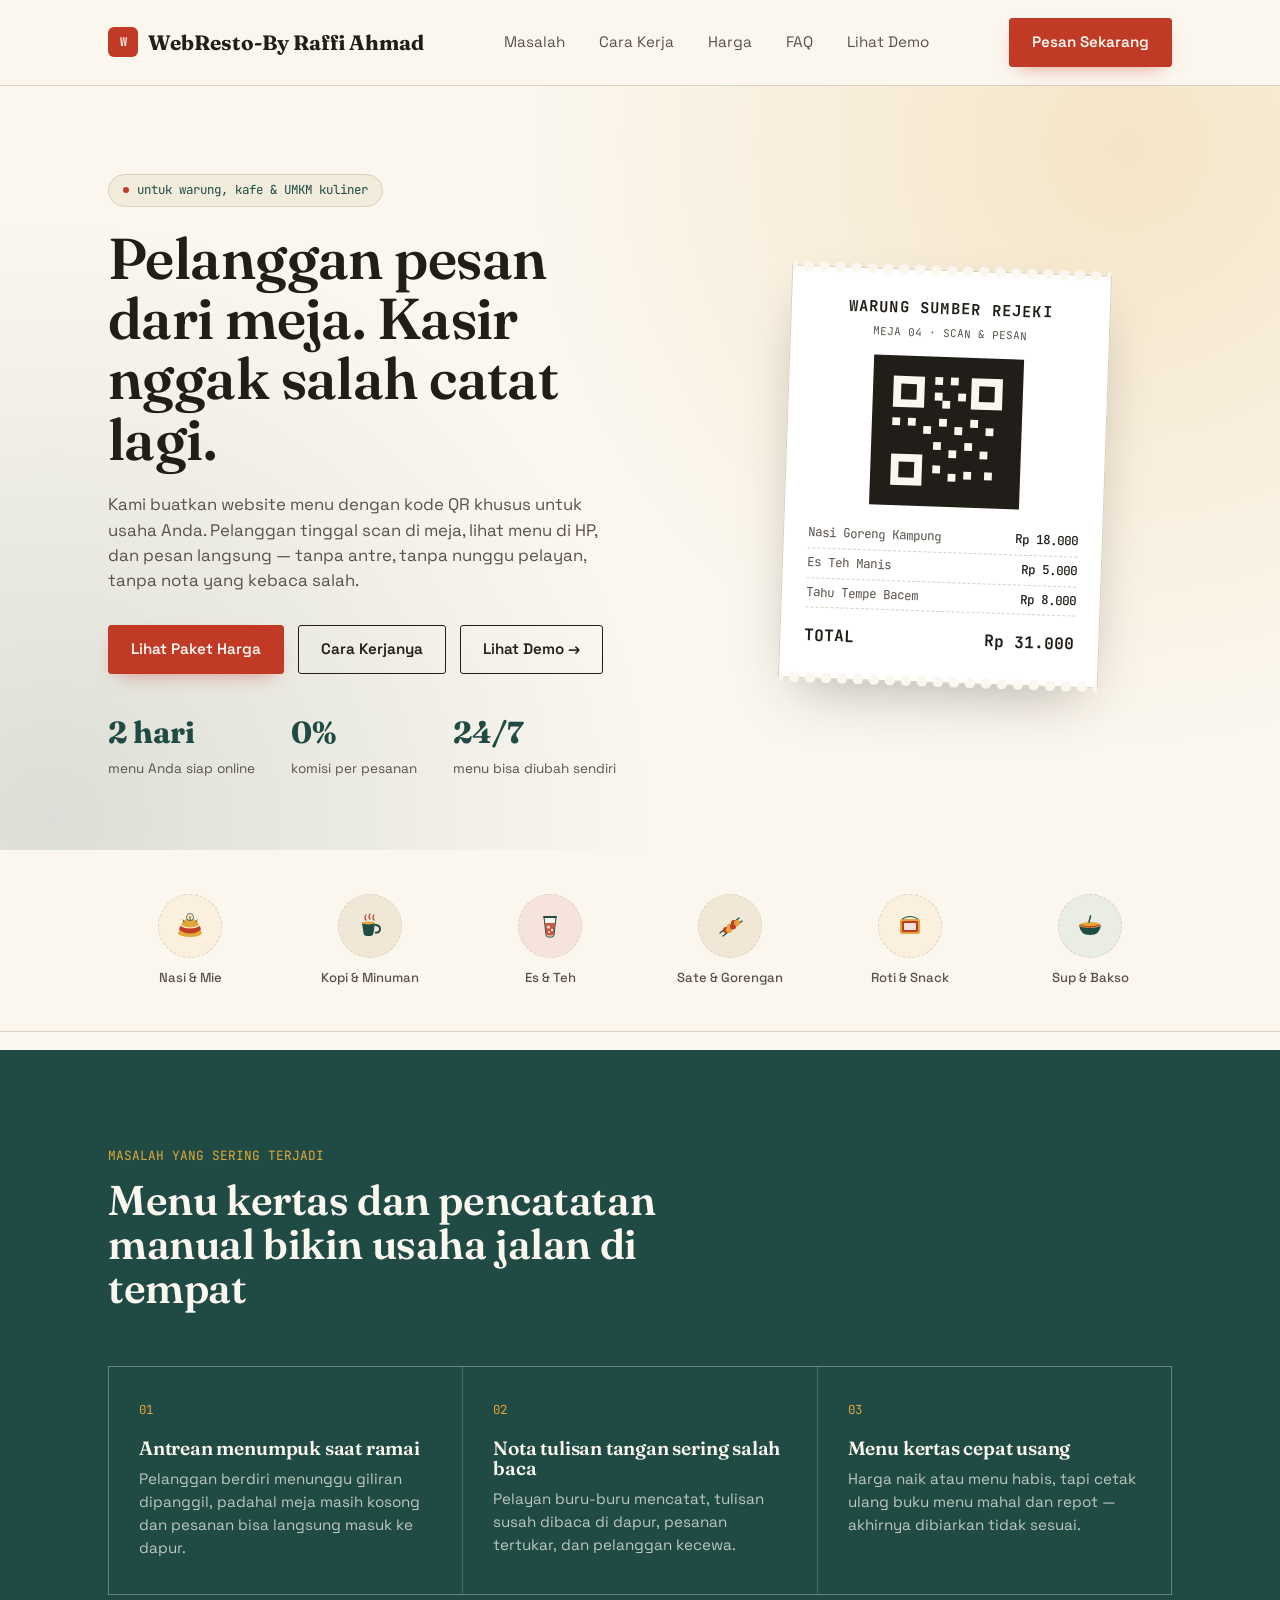
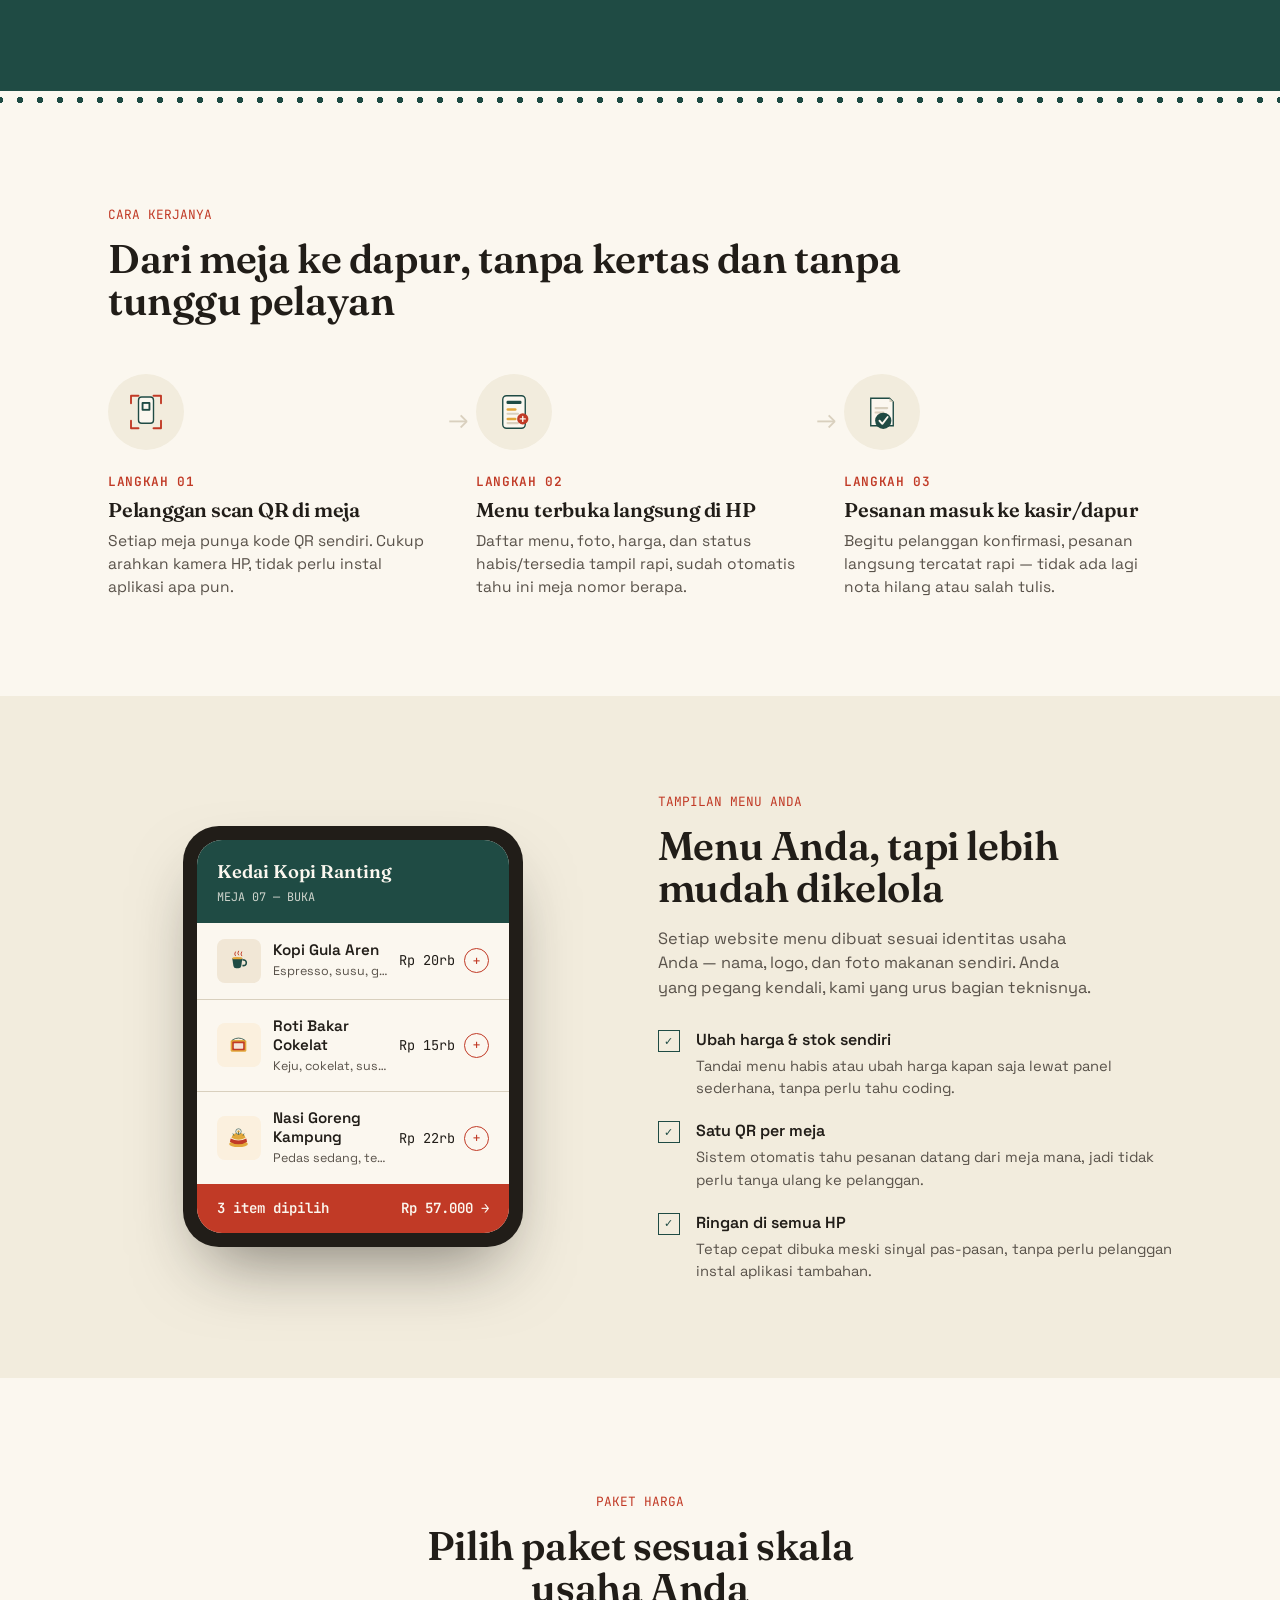
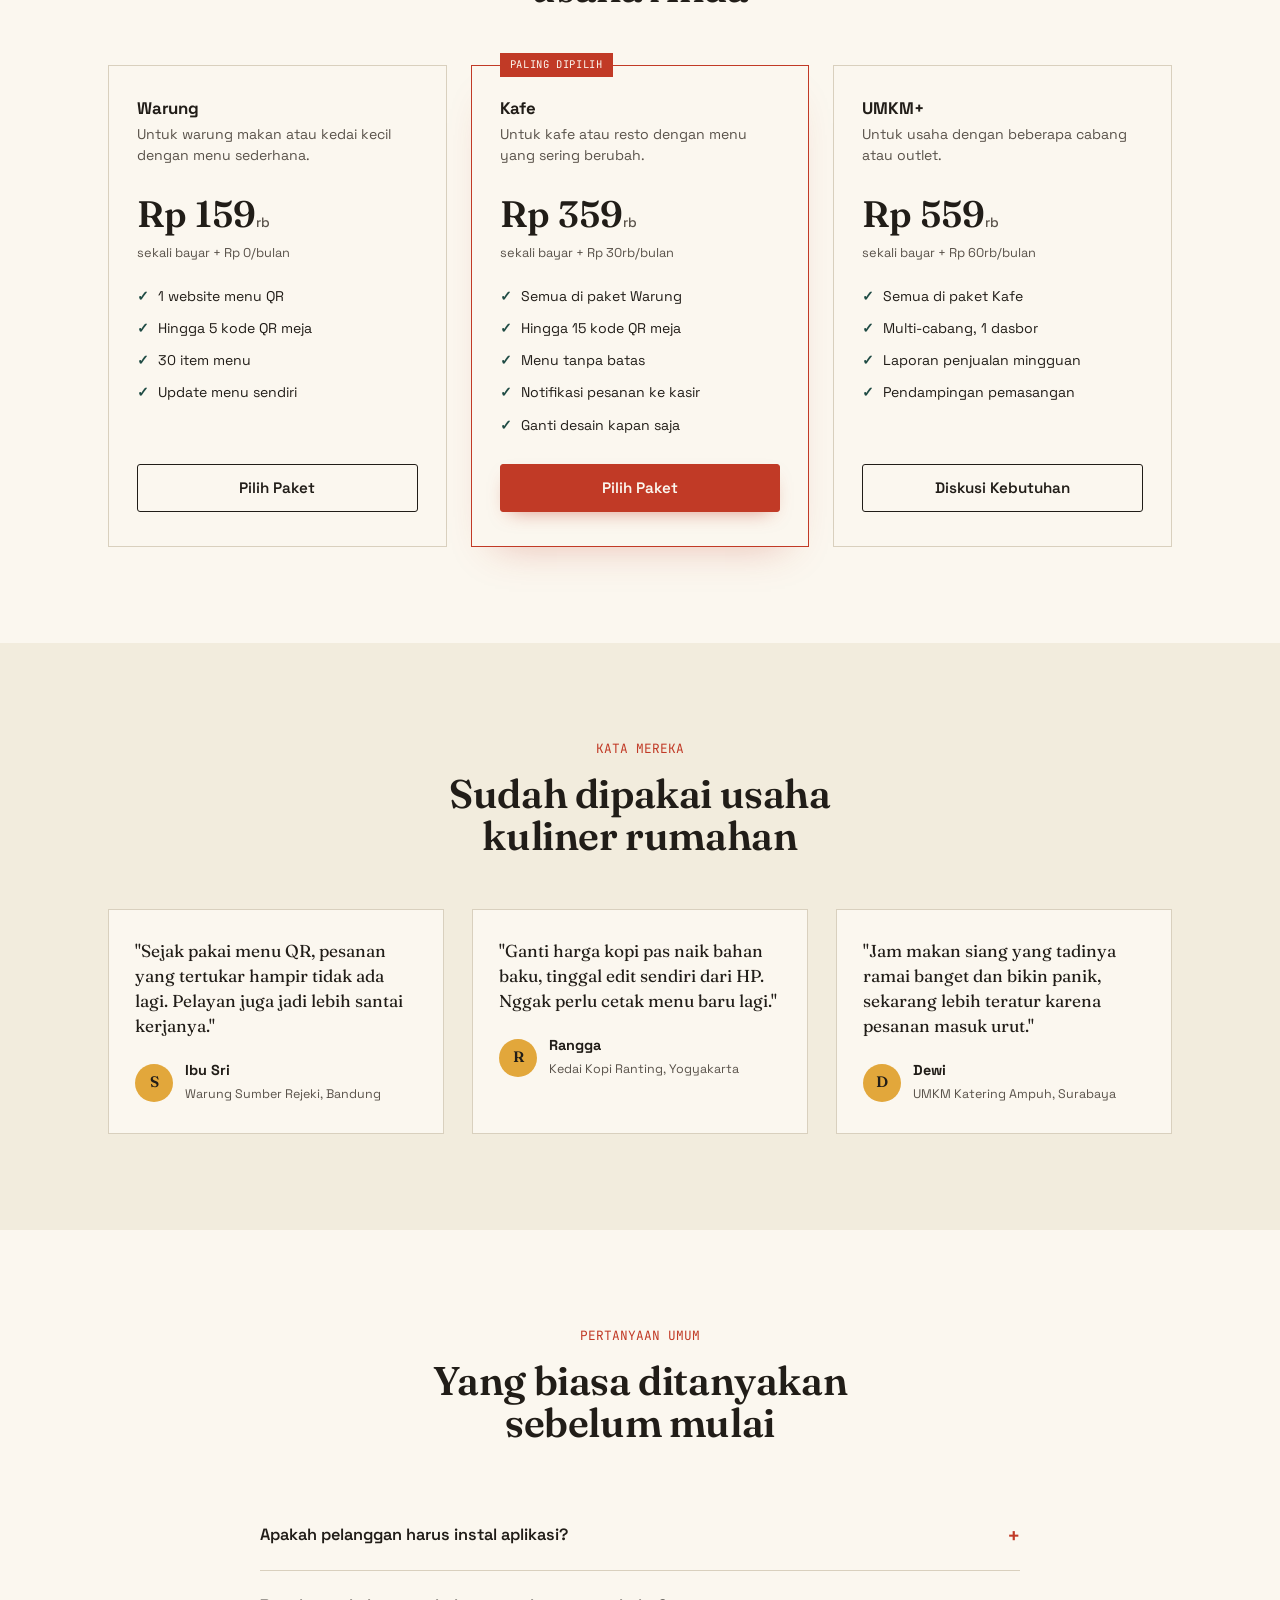
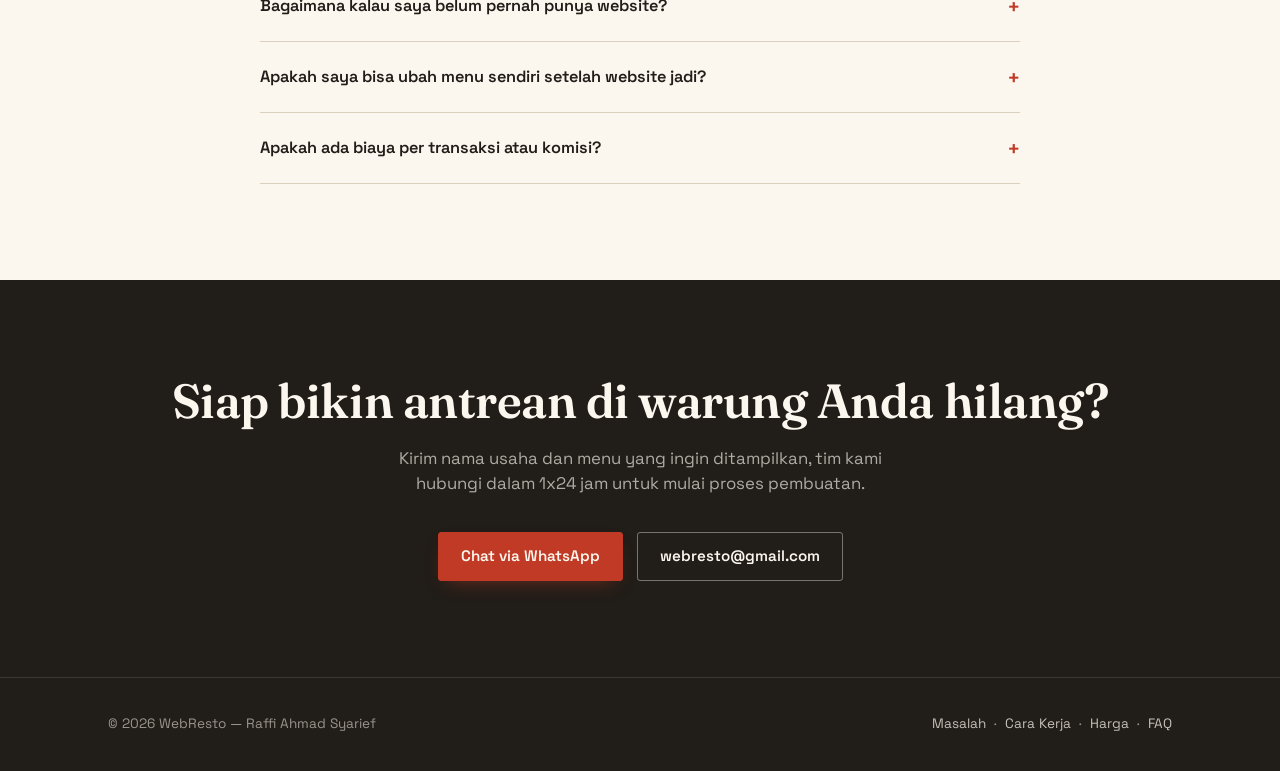
<file: index.html>
<!DOCTYPE html>
<html lang="id">
<head>
<meta charset="UTF-8">
<meta name="viewport" content="width=device-width, initial-scale=1.0">
<title>WebResto — Raffi Ahmad Syarief</title>
<link rel="preconnect" href="https://fonts.googleapis.com">
<link rel="preconnect" href="https://fonts.gstatic.com" crossorigin>
<link href="https://fonts.googleapis.com/css2?family=Fraunces:opsz,wght@9..144,300;9..144,500;9..144,600;9..144,700&family=Space+Grotesk:wght@400;500;600;700&family=JetBrains+Mono:wght@400;500&display=swap" rel="stylesheet">
<style>
  :root{
    --paper:#FBF7EF;
    --paper-dim:#F2ECDD;
    --ink:#211D18;
    --ink-soft:#59524A;
    --chili:#C13A26;
    --chili-dark:#9C2E1D;
    --turmeric:#E2A73B;
    --teal:#1F4B44;
    --teal-light:#2E655C;
    --line:#D9D0BE;
    --radius-tag: 3px;
  }
  *{box-sizing:border-box; margin:0; padding:0;}
  html{scroll-behavior:smooth;}
  html,body{ overflow-x:hidden; width:100%; }
  body{
    background:var(--paper);
    color:var(--ink);
    font-family:'Space Grotesk', sans-serif;
    -webkit-font-smoothing:antialiased;
    line-height:1.5;
  }
  h1,h2,h3,.display{
    font-family:'Fraunces', serif;
    font-weight:600;
    letter-spacing:-0.01em;
    line-height:1.05;
  }
  .mono{ font-family:'JetBrains Mono', monospace; }
  a{color:inherit; text-decoration:none;}
  img,svg{display:block; max-width:100%;}
  .wrap{ max-width:1120px; margin:0 auto; padding:0 28px; }
  .section{ padding:96px 0; }
  @media(max-width:720px){ .section{ padding:64px 0; } .wrap{padding:0 20px;} }
  @media(max-width:420px){ .section{ padding:48px 0; } .wrap{padding:0 16px;} }

  /* ===== dotted perforation divider (receipt aesthetic) ===== */
  .perf{
    height:18px;
    background-image: radial-gradient(circle, var(--paper) 3px, transparent 3.5px);
    background-size: 20px 20px;
    background-position: center;
  }
  .perf.on-teal{ background-image: radial-gradient(circle, var(--teal) 3px, transparent 3.5px); }
  .perf.on-ink{ background-image: radial-gradient(circle, var(--ink) 3px, transparent 3.5px); }

  /* ===== header ===== */
  header{
    position:sticky; top:0; z-index:50;
    background:rgba(251,247,239,0.92);
    backdrop-filter: blur(6px);
    border-bottom:1px solid var(--line);
  }
  .nav{ display:flex; align-items:center; justify-content:space-between; padding:18px 0; }
  .logo{ display:flex; align-items:center; gap:10px; font-family:'Fraunces',serif; font-weight:700; font-size:1.3rem; }
  .logo .mark{
    width:30px; height:30px; background:var(--chili); border-radius:6px;
    display:flex; align-items:center; justify-content:center;
    color:var(--paper); font-family:'JetBrains Mono',monospace; font-size:0.75rem; font-weight:700;
  }
  .nav-links{ display:flex; gap:34px; font-size:0.95rem; color:var(--ink-soft); }
  .nav-links a:hover{ color:var(--chili); }
  .btn{
    display:inline-flex; align-items:center; gap:8px;
    padding:12px 22px; border-radius:3px; font-weight:600; font-size:0.95rem;
    border:1.5px solid var(--ink); cursor:pointer; transition:transform .18s ease, background .2s ease, box-shadow .2s ease;
  }
  .btn-primary{ background:var(--chili); border-color:var(--chili); color:var(--paper); box-shadow:0 8px 20px -10px rgba(193,58,38,0.6); }
  .btn-primary:hover{ background:var(--chili-dark); border-color:var(--chili-dark); transform:translateY(-2px); box-shadow:0 12px 24px -10px rgba(193,58,38,0.55); }
  .btn-ghost{ background:transparent; color:var(--ink); }
  .btn-ghost:hover{ background:var(--ink); color:var(--paper); transform:translateY(-2px); }
  .menu-toggle{
    display:none; width:38px; height:38px; border:1.5px solid var(--ink); border-radius:3px;
    background:none; align-items:center; justify-content:center; flex-direction:column; gap:4px; cursor:pointer; flex-shrink:0;
  }
  .menu-toggle span{ display:block; width:16px; height:1.5px; background:var(--ink); transition:transform .2s ease, opacity .2s ease; }
  .menu-toggle.open span:nth-child(1){ transform:translateY(5.5px) rotate(45deg); }
  .menu-toggle.open span:nth-child(2){ opacity:0; }
  .menu-toggle.open span:nth-child(3){ transform:translateY(-5.5px) rotate(-45deg); }
  .mobile-panel{
    display:none; flex-direction:column; gap:2px; padding:6px 0 16px;
    border-top:1px solid var(--line);
  }
  .mobile-panel a{
    padding:13px 4px; font-size:0.98rem; color:var(--ink); border-bottom:1px solid var(--line);
  }
  .mobile-panel.open{ display:flex; }
  @media(max-width:800px){
    .nav .btn-primary{ display:none; }
    .nav-links{ display:none; }
    .menu-toggle{ display:flex; }
  }
  @media(min-width:801px){
    .mobile-panel{ display:none !important; }
  }

  /* ===== hero ===== */
  .hero{
    padding:88px 0 70px; position:relative; overflow:hidden;
    background:
      radial-gradient(circle at 88% 8%, rgba(226,167,59,0.22) 0%, transparent 45%),
      radial-gradient(circle at 4% 96%, rgba(31,75,68,0.14) 0%, transparent 42%);
  }
  .hero-grid{ display:grid; grid-template-columns:1.1fr 0.9fr; gap:56px; align-items:center; position:relative; z-index:1; }
  @media(max-width:900px){ .hero-grid{ grid-template-columns:1fr; gap:48px; } }
  @media(max-width:600px){ .hero{ padding:44px 0 52px; } }
  .eyebrow-tag{
    display:inline-flex; align-items:center; gap:8px;
    font-family:'JetBrains Mono',monospace; font-size:0.78rem; color:var(--teal);
    background:var(--paper-dim); border:1px solid var(--line); border-radius:20px;
    padding:6px 14px; margin-bottom:22px;
  }
  .eyebrow-tag .dot{ width:6px; height:6px; border-radius:50%; background:var(--chili); }
  .hero h1{ font-size:clamp(2rem, 4.6vw, 3.6rem); margin-bottom:22px; }
  .hero p.lead{ font-size:1.05rem; color:var(--ink-soft); max-width:46ch; margin-bottom:32px; }
  .hero-cta{ display:flex; gap:14px; flex-wrap:wrap; margin-bottom:36px; }
  .hero-stats{ display:flex; gap:36px; flex-wrap:wrap; }
  .hero-stats .stat b{ display:block; font-family:'Fraunces',serif; font-size:1.9rem; color:var(--teal); }
  .hero-stats .stat span{ font-size:0.85rem; color:var(--ink-soft); }
  @media(max-width:600px){
    .hero-cta{ flex-direction:column; }
    .hero-cta .btn{ width:100%; justify-content:center; }
    .hero-stats{ gap:22px 28px; }
    .hero-stats .stat b{ font-size:1.5rem; }
  }

  /* receipt mock in hero */
  .receipt{
    background:#fff; border:1px solid var(--line);
    box-shadow: 0 24px 60px -20px rgba(33,29,24,0.35);
    padding:26px 24px 30px; position:relative; max-width:320px; width:100%; margin:0 auto;
    transform: rotate(2deg);
  }
  @media(max-width:600px){
    .receipt{ max-width:270px; padding:22px 20px 26px; transform:rotate(1deg); }
    .qr-block{ width:120px; height:120px; }
  }
  .receipt::before, .receipt::after{
    content:""; position:absolute; left:0; right:0; height:12px;
    background-image: radial-gradient(circle, var(--paper) 5px, transparent 5.5px);
    background-size: 16px 16px; background-position: center;
  }
  .receipt::before{ top:-6px; }
  .receipt::after{ bottom:-6px; }
  .receipt .r-head{ text-align:center; margin-bottom:16px; }
  .receipt .r-head b{ font-family:'JetBrains Mono',monospace; letter-spacing:0.08em; font-size:0.95rem; }
  .receipt .r-head span{ display:block; font-family:'JetBrains Mono',monospace; font-size:0.68rem; color:var(--ink-soft); margin-top:4px; }
  .qr-block{
    width:150px; height:150px; margin:0 auto 16px; background:var(--ink);
    display:flex; align-items:center; justify-content:center; padding:10px;
  }
  .qr-block svg{ width:100%; height:100%; }
  .r-line{ display:flex; justify-content:space-between; font-family:'JetBrains Mono',monospace; font-size:0.78rem; padding:5px 0; border-bottom:1px dashed var(--line); color:var(--ink-soft); }
  .r-line b{ color:var(--ink); font-weight:500; }
  .r-total{ display:flex; justify-content:space-between; font-family:'JetBrains Mono',monospace; font-weight:700; padding-top:10px; margin-top:6px; }

  /* ===== problem section ===== */
  .section-teal{ background:var(--teal); color:var(--paper); }
  .problem-head{ max-width:56ch; margin-bottom:56px; }
  .problem-head .kicker{ font-family:'JetBrains Mono',monospace; font-size:0.8rem; color:var(--turmeric); margin-bottom:14px; display:block; }
  .problem-head h2{ font-size:clamp(1.9rem,3.4vw,2.6rem); color:var(--paper); }
  .problem-grid{ display:grid; grid-template-columns:repeat(3,1fr); gap:1px; background:rgba(251,247,239,0.18); border:1px solid rgba(251,247,239,0.18); }
  @media(max-width:820px){ .problem-grid{ grid-template-columns:1fr; } }
  .problem-card{ background:var(--teal); padding:34px 30px; transition:background .25s ease; }
  .problem-card:hover{ background:var(--teal-light); }
  @media(max-width:600px){ .problem-card{ padding:26px 22px; } }
  .problem-card .pnum{ font-family:'JetBrains Mono',monospace; font-size:0.78rem; color:var(--turmeric); display:block; margin-bottom:18px; }
  .problem-card h3{ font-size:1.2rem; color:var(--paper); margin-bottom:10px; font-weight:600; }
  .problem-card p{ color:rgba(251,247,239,0.72); font-size:0.95rem; }

  /* ===== food category strip ===== */
  .food-strip{ background:var(--paper); padding:44px 0; border-bottom:1px solid var(--line); }
  .food-strip-row{ display:flex; justify-content:space-between; gap:16px; flex-wrap:wrap; }
  .food-chip{ display:flex; flex-direction:column; align-items:center; gap:10px; flex:1; min-width:110px; text-align:center; }
  .food-chip .fc-icon{
    width:64px; height:64px; border-radius:50%; display:flex; align-items:center; justify-content:center;
    border:1.5px dashed var(--line); transition:transform .2s ease, border-color .2s ease;
  }
  .food-chip:hover .fc-icon{ transform:translateY(-4px) scale(1.05); border-color:var(--chili); }
  .food-chip .fc-icon svg{ width:32px; height:32px; }
  .food-chip span{ font-size:0.82rem; color:var(--ink-soft); font-weight:500; }
  @media(max-width:640px){
    .food-strip{ padding:32px 0; }
    .food-strip-row{ gap:20px 14px; }
    .food-chip{ min-width:70px; flex:0 0 calc(33.333% - 14px); }
    .food-chip .fc-icon{ width:52px; height:52px; }
    .food-chip .fc-icon svg{ width:26px; height:26px; }
    .food-chip span{ font-size:0.74rem; }
  }
  .how-grid{ display:grid; grid-template-columns:repeat(3,1fr); gap:40px; margin-top:52px; }
  @media(max-width:820px){ .how-grid{ grid-template-columns:1fr; gap:44px; } }
  .how-step{ position:relative; padding-left:0; }
  .how-step .step-illus{
    width:76px; height:76px; border-radius:50%; background:var(--paper-dim);
    display:flex; align-items:center; justify-content:center; margin-bottom:22px;
  }
  .how-step .step-illus svg{ width:40px; height:40px; }
  .how-step .step-num{ font-family:'JetBrains Mono',monospace; font-size:0.8rem; color:var(--chili); font-weight:600; letter-spacing:0.05em; display:block; margin-bottom:8px; }
  @media(max-width:600px){
    .how-step .step-illus{ width:64px; height:64px; margin-bottom:16px; }
    .how-step .step-illus svg{ width:34px; height:34px; }
    .how-grid{ gap:32px !important; }
  }
  .how-step h3{ font-size:1.25rem; margin-bottom:10px; }
  .how-step p{ color:var(--ink-soft); font-size:0.97rem; max-width:34ch; }
  .how-step .arrow{ display:none; }
  @media(min-width:821px){
    .how-step:not(:last-child)::after{
      content:"→"; position:absolute; right:-32px; top:26px; color:var(--line); font-size:1.6rem;
    }
  }

  /* ===== phone showcase ===== */
  .showcase{ display:grid; grid-template-columns:1fr 1.05fr; gap:60px; align-items:center; }
  @media(max-width:900px){ .showcase{ grid-template-columns:1fr; } }
  .phone{
    width:340px; margin:0 auto; background:var(--ink); border-radius:36px; padding:14px;
    box-shadow:0 34px 70px -24px rgba(33,29,24,0.55);
  }
  @media(max-width:420px){ .phone{ width:94vw; max-width:340px; } }
  .phone-screen{ background:var(--paper); border-radius:25px; overflow:hidden; }
  .phone-topbar{ background:var(--teal); color:var(--paper); padding:18px 20px 16px; }
  .phone-topbar .shop{ font-family:'Fraunces',serif; font-weight:600; font-size:1.15rem; }
  .phone-topbar .meja{ font-family:'JetBrains Mono',monospace; font-size:0.74rem; opacity:0.8; margin-top:3px; }
  .menu-item{ display:flex; align-items:center; gap:12px; padding:16px 20px; border-bottom:1px solid var(--line); }
  .mi-thumb{ width:44px; height:44px; border-radius:8px; flex-shrink:0; display:flex; align-items:center; justify-content:center; }
  .mi-thumb svg{ width:25px; height:25px; }
  .mi-body{ flex:1 1 auto; min-width:0; }
  .menu-item .mi-name{ font-weight:600; font-size:0.95rem; line-height:1.25; overflow:hidden; display:-webkit-box; -webkit-line-clamp:2; -webkit-box-orient:vertical; }
  .menu-item .mi-desc{ font-size:0.78rem; color:var(--ink-soft); margin-top:3px; overflow:hidden; white-space:nowrap; text-overflow:ellipsis; }
  .mi-side{ display:flex; align-items:center; gap:9px; flex-shrink:0; margin-left:auto; }
  .menu-item .mi-price{ font-family:'JetBrains Mono',monospace; font-size:0.85rem; white-space:nowrap; }
  .mi-add{ width:25px; height:25px; border-radius:50%; border:1.5px solid var(--chili); color:var(--chili); display:flex; align-items:center; justify-content:center; font-size:0.92rem; flex-shrink:0; }
  .phone-cart{ background:var(--chili); color:var(--paper); padding:14px 20px; display:flex; justify-content:space-between; font-family:'JetBrains Mono',monospace; font-size:0.88rem; font-weight:600; }

  .showcase-copy .kicker{ font-family:'JetBrains Mono',monospace; font-size:0.8rem; color:var(--chili); display:block; margin-bottom:14px; }
  .showcase-copy h2{ font-size:clamp(1.9rem,3.4vw,2.5rem); margin-bottom:18px; }
  .feat-list{ margin-top:28px; display:flex; flex-direction:column; gap:20px; }
  .feat-item{ display:flex; gap:16px; }
  .feat-item .fi-mark{ width:22px; height:22px; flex-shrink:0; border:1.5px solid var(--teal); color:var(--teal); display:flex; align-items:center; justify-content:center; font-size:0.7rem; margin-top:2px; }
  .feat-item h4{ font-size:1rem; font-weight:600; margin-bottom:3px; }
  .feat-item p{ color:var(--ink-soft); font-size:0.92rem; }

  /* ===== pricing ===== */
  .section-dim{ background:var(--paper-dim); }
  .price-head{ text-align:center; max-width:52ch; margin:0 auto 56px; }
  .price-head .kicker{ font-family:'JetBrains Mono',monospace; font-size:0.8rem; color:var(--chili); display:block; margin-bottom:14px; }
  .price-head h2{ font-size:clamp(1.9rem,3.4vw,2.5rem); }
  .price-grid{ display:grid; grid-template-columns:repeat(3,1fr); gap:24px; }
  @media(max-width:900px){ .price-grid{ grid-template-columns:1fr; max-width:420px; margin:0 auto;} }
  .price-card{ background:var(--paper); border:1.5px solid var(--line); padding:34px 28px; display:flex; flex-direction:column; transition:transform .2s ease, box-shadow .2s ease; }
  .price-card:hover{ transform:translateY(-4px); box-shadow:0 24px 40px -28px rgba(33,29,24,0.35); }
  @media(max-width:480px){ .price-card{ padding:26px 22px; } }
  .price-card.featured{ border-color:var(--chili); position:relative; box-shadow:0 20px 40px -24px rgba(193,58,38,0.35); }
  .price-card.featured::before{
    content:"PALING DIPILIH"; position:absolute; top:-13px; left:28px;
    background:var(--chili); color:var(--paper); font-family:'JetBrains Mono',monospace;
    font-size:0.66rem; letter-spacing:0.06em; padding:4px 10px;
  }
  .price-card h3{ font-family:'Space Grotesk',sans-serif; font-weight:700; font-size:1.05rem; margin-bottom:6px; }
  .price-card .p-desc{ font-size:0.88rem; color:var(--ink-soft); margin-bottom:20px; min-height:36px; }
  .price-card .p-amount{ font-family:'Fraunces',serif; font-size:2.3rem; font-weight:600; margin-bottom:2px; }
  .price-card .p-amount span{ font-family:'Space Grotesk',sans-serif; font-size:0.85rem; font-weight:500; color:var(--ink-soft); }
  .price-card .p-period{ font-size:0.8rem; color:var(--ink-soft); margin-bottom:24px; }
  .price-card ul{ list-style:none; display:flex; flex-direction:column; gap:11px; margin-bottom:28px; flex:1; }
  .price-card li{ font-size:0.88rem; display:flex; gap:9px; color:var(--ink); }
  .price-card li::before{ content:"✓"; color:var(--teal); font-weight:700; flex-shrink:0; }
  .price-card .btn{ width:100%; justify-content:center; }

  /* ===== testimonials ===== */
  .testi-grid{ display:grid; grid-template-columns:repeat(3,1fr); gap:28px; margin-top:52px; }
  @media(max-width:900px){ .testi-grid{ grid-template-columns:1fr; max-width:480px; margin:52px auto 0; } }
  .testi-card{ background:var(--paper); border:1px solid var(--line); padding:28px 26px; transition:transform .2s ease, box-shadow .2s ease; }
  .testi-card:hover{ transform:translateY(-3px); box-shadow:0 20px 34px -26px rgba(33,29,24,0.3); }
  .testi-card p{ font-family:'Fraunces',serif; font-size:1.08rem; line-height:1.45; margin-bottom:22px; color:var(--ink); }
  .testi-who{ display:flex; align-items:center; gap:12px; }
  .testi-who .avatar{ width:38px; height:38px; border-radius:50%; background:var(--turmeric); display:flex; align-items:center; justify-content:center; font-family:'Fraunces',serif; font-weight:600; color:var(--ink); font-size:0.95rem; }
  .testi-who b{ font-size:0.9rem; display:block; }
  .testi-who span{ font-size:0.78rem; color:var(--ink-soft); }

  /* ===== faq ===== */
  .faq-list{ max-width:760px; margin:0 auto; }
  .faq-item{ border-bottom:1px solid var(--line); }
  .faq-q{ width:100%; text-align:left; background:none; border:none; padding:22px 0; display:flex; justify-content:space-between; align-items:center; cursor:pointer; font-family:'Space Grotesk',sans-serif; font-size:1.02rem; font-weight:600; color:var(--ink); }
  .faq-q .plus{ font-family:'JetBrains Mono',monospace; font-size:1.2rem; color:var(--chili); transition:transform .2s ease; flex-shrink:0; margin-left:16px; }
  .faq-item.open .plus{ transform:rotate(45deg); }
  .faq-a{ max-height:0; overflow:hidden; transition:max-height .25s ease; }
  .faq-item.open .faq-a{ max-height:200px; }
  .faq-a p{ padding-bottom:22px; color:var(--ink-soft); font-size:0.95rem; max-width:62ch; }

  /* ===== final cta ===== */
  .cta-final{ background:var(--ink); color:var(--paper); text-align:center; padding:96px 0; }
  .cta-final h2{ font-size:clamp(2rem,4vw,3rem); color:var(--paper); margin-bottom:20px; }
  .cta-final p{ color:rgba(251,247,239,0.65); max-width:48ch; margin:0 auto 36px; font-size:1.05rem; }
  .cta-final .hero-cta{ justify-content:center; margin-bottom:0; }
  .cta-final .btn-ghost{ border-color:rgba(251,247,239,0.4); color:var(--paper); }
  .cta-final .btn-ghost:hover{ background:var(--paper); color:var(--ink); }
  @media(max-width:600px){ .cta-final{ padding:64px 0; } .cta-final .hero-cta{ flex-direction:column; } .cta-final .btn{ width:100%; justify-content:center; } }

  /* ===== footer ===== */
  footer{ background:var(--ink); color:rgba(251,247,239,0.55); padding:36px 0; border-top:1px solid rgba(251,247,239,0.12); }
  .foot-row{ display:flex; justify-content:space-between; align-items:center; flex-wrap:wrap; gap:14px; font-size:0.85rem; }
  .foot-row a{ color:rgba(251,247,239,0.75); }
  @media(max-width:600px){ .foot-row{ flex-direction:column; text-align:center; gap:10px; } }

  /* ===== scroll reveal ===== */
  .reveal{ opacity:0; transform:translateY(18px); transition:opacity .6s ease, transform .6s ease; }
  .reveal.in{ opacity:1; transform:translateY(0); }
  @media(prefers-reduced-motion: reduce){
    .reveal{ opacity:1; transform:none; transition:none; }
  }
</style>
</head>
<body>

<svg style="display:none" aria-hidden="true">
  <defs>
    <symbol id="icon-rice" viewBox="0 0 64 64">
      <ellipse cx="32" cy="46" rx="24" ry="8" fill="#E2A73B"/>
      <path d="M10 40 Q32 54 54 40 L52 32 Q32 42 12 32 Z" fill="#C13A26"/>
      <path d="M14 30 Q32 40 50 30 Q46 18 32 16 Q18 18 14 30 Z" fill="#E2A73B"/>
      <circle cx="32" cy="14" r="7" fill="#FBF7EF" stroke="#1F4B44" stroke-width="1.5"/>
      <circle cx="32" cy="14" r="3" fill="#E2A73B"/>
      <path d="M20 24 L18 20 M32 21 L32 16 M44 24 L46 20" stroke="#1F4B44" stroke-width="1.6" stroke-linecap="round" fill="none"/>
    </symbol>
    <symbol id="icon-coffee" viewBox="0 0 64 64">
      <path d="M16 26 H42 L39 46 Q38 52 32 52 H26 Q20 52 19 46 Z" fill="#1F4B44"/>
      <path d="M42 30 Q52 30 52 38 Q52 46 42 45" fill="none" stroke="#1F4B44" stroke-width="4"/>
      <ellipse cx="29" cy="26" rx="13" ry="3" fill="#E2A73B"/>
      <path d="M24 10 Q20 16 24 20 M32 8 Q28 14 32 18 M40 10 Q36 16 40 20" stroke="#C13A26" stroke-width="2.4" fill="none" stroke-linecap="round"/>
    </symbol>
    <symbol id="icon-tea" viewBox="0 0 64 64">
      <path d="M20 14 H44 L40 50 Q39.5 54 35 54 H29 Q24.5 54 24 50 Z" fill="#FBF7EF" stroke="#1F4B44" stroke-width="2"/>
      <path d="M22 26 H42 L39.5 48 Q39 51 35 51 H29 Q25 51 24.5 48 Z" fill="#C13A26" opacity="0.85"/>
      <circle cx="29" cy="34" r="3" fill="#FBF7EF" opacity="0.9"/>
      <circle cx="36" cy="40" r="2.4" fill="#FBF7EF" opacity="0.9"/>
      <circle cx="30" cy="44" r="2" fill="#FBF7EF" opacity="0.9"/>
      <rect x="18" y="12" width="28" height="4" rx="2" fill="#1F4B44"/>
    </symbol>
    <symbol id="icon-satay" viewBox="0 0 64 64">
      <line x1="12" y1="46" x2="50" y2="16" stroke="#1F4B44" stroke-width="2.5" stroke-linecap="round"/>
      <line x1="18" y1="52" x2="56" y2="22" stroke="#1F4B44" stroke-width="2.5" stroke-linecap="round"/>
      <circle cx="24" cy="40" r="6" fill="#C13A26"/>
      <circle cx="32" cy="33" r="6" fill="#E2A73B"/>
      <circle cx="40" cy="26" r="6" fill="#C13A26"/>
      <circle cx="30" cy="40" r="6" fill="#E2A73B"/>
      <circle cx="38" cy="33" r="6" fill="#C13A26"/>
      <circle cx="46" cy="26" r="6" fill="#E2A73B"/>
    </symbol>
    <symbol id="icon-bread" viewBox="0 0 64 64">
      <rect x="12" y="18" width="40" height="30" rx="4" fill="#E2A73B"/>
      <rect x="16" y="22" width="32" height="22" rx="2" fill="#C13A26"/>
      <rect x="20" y="26" width="24" height="14" rx="1.5" fill="#FBF7EF" opacity="0.9"/>
      <path d="M16 18 Q32 8 48 18" fill="none" stroke="#1F4B44" stroke-width="2"/>
    </symbol>
    <symbol id="icon-bowl" viewBox="0 0 64 64">
      <path d="M10 30 H54 Q52 50 32 50 Q12 50 10 30 Z" fill="#1F4B44"/>
      <ellipse cx="32" cy="30" rx="22" ry="6" fill="#E2A73B"/>
      <path d="M14 30 Q32 38 50 30" fill="none" stroke="#C13A26" stroke-width="2.5" stroke-linecap="round"/>
      <rect x="30" y="10" width="3" height="16" rx="1.5" fill="#1F4B44" transform="rotate(15 31.5 18)"/>
    </symbol>
    <symbol id="icon-step-scan" viewBox="0 0 64 64">
      <rect x="20" y="8" width="24" height="42" rx="5" fill="#FBF7EF" stroke="#1F4B44" stroke-width="2.2"/>
      <rect x="25" y="16" width="14" height="14" rx="1.5" fill="#1F4B44"/>
      <rect x="28" y="19" width="8" height="8" fill="#FBF7EF"/>
      <path d="M8 6 V18 M8 6 H20 M56 6 V18 M56 6 H44 M8 58 V46 M8 58 H20 M56 58 V46 M56 58 H44" fill="none" stroke="#C13A26" stroke-width="3" stroke-linecap="round"/>
    </symbol>
    <symbol id="icon-step-menu" viewBox="0 0 64 64">
      <rect x="14" y="6" width="36" height="52" rx="6" fill="#FBF7EF" stroke="#1F4B44" stroke-width="2.2"/>
      <rect x="20" y="14" width="24" height="5" rx="2" fill="#1F4B44"/>
      <rect x="20" y="26" width="16" height="4" rx="2" fill="#E2A73B"/>
      <rect x="20" y="33" width="20" height="3.4" rx="1.7" fill="#D9D0BE"/>
      <rect x="20" y="41" width="16" height="4" rx="2" fill="#E2A73B"/>
      <rect x="20" y="48" width="20" height="3.4" rx="1.7" fill="#D9D0BE"/>
      <circle cx="46" cy="43" r="9" fill="#C13A26"/>
      <path d="M42 43 h8 M46 39 v8" stroke="#FBF7EF" stroke-width="2.2" stroke-linecap="round"/>
    </symbol>
    <symbol id="icon-step-order" viewBox="0 0 64 64">
      <path d="M14 10 H44 L50 16 V54 H14 Z" fill="#FBF7EF" stroke="#1F4B44" stroke-width="2.2"/>
      <path d="M44 10 V16 H50 Z" fill="#D9D0BE"/>
      <rect x="20" y="24" width="22" height="3.4" rx="1.7" fill="#D9D0BE"/>
      <rect x="20" y="31" width="16" height="3.4" rx="1.7" fill="#D9D0BE"/>
      <circle cx="34" cy="46" r="13" fill="#1F4B44"/>
      <path d="M28 46 L32.5 51 L41 40" fill="none" stroke="#FBF7EF" stroke-width="3" stroke-linecap="round" stroke-linejoin="round"/>
    </symbol>
  </defs>
</svg>

<header>
  <div class="wrap">
    <div class="nav">
      <div class="logo"><span class="mark">W</span>WebResto-By Raffi Ahmad</div>
      <nav class="nav-links">
        <a href="#masalah">Masalah</a>
        <a href="#cara-kerja">Cara Kerja</a>
        <a href="#harga">Harga</a>
        <a href="#faq">FAQ</a>
        <a href="demo-menu-webresto.html">Lihat Demo</a>
      </nav>
      <a href="#harga" class="btn btn-primary">Pesan Sekarang</a>
      <button class="menu-toggle" id="menuToggle" aria-label="Buka menu"><span></span><span></span><span></span></button>
    </div>
    <nav class="mobile-panel" id="mobilePanel">
      <a href="#masalah">Masalah</a>
      <a href="#cara-kerja">Cara Kerja</a>
      <a href="#harga">Harga</a>
      <a href="#faq">FAQ</a>
      <a href="demo-menu-webresto.html">Lihat Demo</a>
      <a href="#kontak" class="btn btn-primary" style="text-align:center; margin-top:10px;">Pesan Sekarang</a>
    </nav>
  </div>
</header>

<section class="hero">
  <div class="wrap hero-grid">
    <div>
      <span class="eyebrow-tag"><span class="dot"></span>untuk warung, kafe &amp; UMKM kuliner</span>
      <h1>Pelanggan pesan dari meja. Kasir nggak salah catat lagi.</h1>
      <p class="lead">Kami buatkan website menu dengan kode QR khusus untuk usaha Anda. Pelanggan tinggal scan di meja, lihat menu di HP, dan pesan langsung — tanpa antre, tanpa nunggu pelayan, tanpa nota yang kebaca salah.</p>
      <div class="hero-cta">
        <a href="#harga" class="btn btn-primary">Lihat Paket Harga</a>
        <a href="#cara-kerja" class="btn btn-ghost">Cara Kerjanya</a>
        <a href="demo-menu-webresto.html" class="btn btn-ghost">Lihat Demo →</a>
      </div>
      <div class="hero-stats">
        <div class="stat"><b>2 hari</b><span>menu Anda siap online</span></div>
        <div class="stat"><b>0%</b><span>komisi per pesanan</span></div>
        <div class="stat"><b>24/7</b><span>menu bisa diubah sendiri</span></div>
      </div>
    </div>
    <div>
      <div class="receipt">
        <div class="r-head"><b>WARUNG SUMBER REJEKI</b><span>MEJA 04 · SCAN &amp; PESAN</span></div>
        <div class="qr-block">
          <svg viewBox="0 0 100 100" xmlns="http://www.w3.org/2000/svg">
            <rect width="100" height="100" fill="#211D18"/>
            <g fill="#FBF7EF">
              <rect x="8" y="8" width="24" height="24"/><rect x="14" y="14" width="12" height="12" fill="#211D18"/>
              <rect x="68" y="8" width="24" height="24"/><rect x="74" y="14" width="12" height="12" fill="#211D18"/>
              <rect x="8" y="68" width="24" height="24"/><rect x="14" y="74" width="12" height="12" fill="#211D18"/>
              <rect x="40" y="8" width="6" height="6"/><rect x="52" y="8" width="6" height="6"/>
              <rect x="40" y="20" width="6" height="6"/><rect x="46" y="26" width="6" height="6"/>
              <rect x="58" y="20" width="6" height="6"/><rect x="8" y="40" width="6" height="6"/>
              <rect x="20" y="40" width="6" height="6"/><rect x="32" y="46" width="6" height="6"/>
              <rect x="44" y="40" width="6" height="6"/><rect x="56" y="46" width="6" height="6"/>
              <rect x="68" y="40" width="6" height="6"/><rect x="80" y="46" width="6" height="6"/>
              <rect x="40" y="58" width="6" height="6"/><rect x="52" y="64" width="6" height="6"/>
              <rect x="64" y="58" width="6" height="6"/><rect x="76" y="64" width="6" height="6"/>
              <rect x="40" y="76" width="6" height="6"/><rect x="52" y="82" width="6" height="6"/>
              <rect x="64" y="80" width="6" height="6"/><rect x="80" y="80" width="6" height="6"/>
            </g>
          </svg>
        </div>
        <div class="r-line"><span>Nasi Goreng Kampung</span><b>Rp 18.000</b></div>
        <div class="r-line"><span>Es Teh Manis</span><b>Rp 5.000</b></div>
        <div class="r-line"><span>Tahu Tempe Bacem</span><b>Rp 8.000</b></div>
        <div class="r-total"><span>TOTAL</span><span>Rp 31.000</span></div>
      </div>
    </div>
  </div>
</section>

<div class="food-strip">
  <div class="wrap food-strip-row">
    <div class="food-chip"><div class="fc-icon" style="background:#FBF0DE;"><svg><use href="#icon-rice"/></svg></div><span>Nasi &amp; Mie</span></div>
    <div class="food-chip"><div class="fc-icon" style="background:#F1E7D6;"><svg><use href="#icon-coffee"/></svg></div><span>Kopi &amp; Minuman</span></div>
    <div class="food-chip"><div class="fc-icon" style="background:#F6E3DC;"><svg><use href="#icon-tea"/></svg></div><span>Es &amp; Teh</span></div>
    <div class="food-chip"><div class="fc-icon" style="background:#F1E7D6;"><svg><use href="#icon-satay"/></svg></div><span>Sate &amp; Gorengan</span></div>
    <div class="food-chip"><div class="fc-icon" style="background:#FBF0DE;"><svg><use href="#icon-bread"/></svg></div><span>Roti &amp; Snack</span></div>
    <div class="food-chip"><div class="fc-icon" style="background:#E9EDE4;"><svg><use href="#icon-bowl"/></svg></div><span>Sup &amp; Bakso</span></div>
  </div>
</div>

<div class="perf"></div>

<section class="section section-teal reveal" id="masalah">
  <div class="wrap">
    <div class="problem-head">
      <span class="kicker">MASALAH YANG SERING TERJADI</span>
      <h2>Menu kertas dan pencatatan manual bikin usaha jalan di tempat</h2>
    </div>
    <div class="problem-grid">
      <div class="problem-card">
        <span class="pnum">01</span>
        <h3>Antrean menumpuk saat ramai</h3>
        <p>Pelanggan berdiri menunggu giliran dipanggil, padahal meja masih kosong dan pesanan bisa langsung masuk ke dapur.</p>
      </div>
      <div class="problem-card">
        <span class="pnum">02</span>
        <h3>Nota tulisan tangan sering salah baca</h3>
        <p>Pelayan buru-buru mencatat, tulisan susah dibaca di dapur, pesanan tertukar, dan pelanggan kecewa.</p>
      </div>
      <div class="problem-card">
        <span class="pnum">03</span>
        <h3>Menu kertas cepat usang</h3>
        <p>Harga naik atau menu habis, tapi cetak ulang buku menu mahal dan repot — akhirnya dibiarkan tidak sesuai.</p>
      </div>
    </div>
  </div>
</section>

<div class="perf on-teal"></div>

<section class="section reveal" id="cara-kerja">
  <div class="wrap">
    <span class="kicker" style="font-family:'JetBrains Mono',monospace; font-size:0.8rem; color:var(--chili); display:block; margin-bottom:14px;">CARA KERJANYA</span>
    <h2 style="font-size:clamp(1.9rem,3.4vw,2.5rem); max-width:30ch;">Dari meja ke dapur, tanpa kertas dan tanpa tunggu pelayan</h2>
    <div class="how-grid">
      <div class="how-step">
        <div class="step-illus"><svg><use href="#icon-step-scan"/></svg></div>
        <span class="step-num">LANGKAH 01</span>
        <h3>Pelanggan scan QR di meja</h3>
        <p>Setiap meja punya kode QR sendiri. Cukup arahkan kamera HP, tidak perlu instal aplikasi apa pun.</p>
      </div>
      <div class="how-step">
        <div class="step-illus"><svg><use href="#icon-step-menu"/></svg></div>
        <span class="step-num">LANGKAH 02</span>
        <h3>Menu terbuka langsung di HP</h3>
        <p>Daftar menu, foto, harga, dan status habis/tersedia tampil rapi, sudah otomatis tahu ini meja nomor berapa.</p>
      </div>
      <div class="how-step">
        <div class="step-illus"><svg><use href="#icon-step-order"/></svg></div>
        <span class="step-num">LANGKAH 03</span>
        <h3>Pesanan masuk ke kasir/dapur</h3>
        <p>Begitu pelanggan konfirmasi, pesanan langsung tercatat rapi — tidak ada lagi nota hilang atau salah tulis.</p>
      </div>
    </div>
  </div>
</section>

<section class="section section-dim reveal">
  <div class="wrap showcase">
    <div class="phone">
      <div class="phone-screen">
        <div class="phone-topbar">
          <div class="shop">Kedai Kopi Ranting</div>
          <div class="meja">MEJA 07 — BUKA</div>
        </div>
        <div class="menu-item">
          <div class="mi-thumb" style="background:#F1E7D6;"><svg><use href="#icon-coffee"/></svg></div>
          <div class="mi-body"><div class="mi-name">Kopi Gula Aren</div><div class="mi-desc">Espresso, susu, gula aren</div></div>
          <div class="mi-side"><span class="mi-price">Rp 20rb</span><div class="mi-add">+</div></div>
        </div>
        <div class="menu-item">
          <div class="mi-thumb" style="background:#FBF0DE;"><svg><use href="#icon-bread"/></svg></div>
          <div class="mi-body"><div class="mi-name">Roti Bakar Cokelat</div><div class="mi-desc">Keju, cokelat, susu kental</div></div>
          <div class="mi-side"><span class="mi-price">Rp 15rb</span><div class="mi-add">+</div></div>
        </div>
        <div class="menu-item" style="border-bottom:none;">
          <div class="mi-thumb" style="background:#FBF0DE;"><svg><use href="#icon-rice"/></svg></div>
          <div class="mi-body"><div class="mi-name">Nasi Goreng Kampung</div><div class="mi-desc">Pedas sedang, telur mata sapi</div></div>
          <div class="mi-side"><span class="mi-price">Rp 22rb</span><div class="mi-add">+</div></div>
        </div>
        <div class="phone-cart"><span>3 item dipilih</span><span>Rp 57.000 →</span></div>
      </div>
    </div>
    <div class="showcase-copy">
      <span class="kicker">TAMPILAN MENU ANDA</span>
      <h2>Menu Anda, tapi lebih mudah dikelola</h2>
      <p style="color:var(--ink-soft); font-size:1.02rem; max-width:44ch;">Setiap website menu dibuat sesuai identitas usaha Anda — nama, logo, dan foto makanan sendiri. Anda yang pegang kendali, kami yang urus bagian teknisnya.</p>
      <div class="feat-list">
        <div class="feat-item"><div class="fi-mark">✓</div><div><h4>Ubah harga &amp; stok sendiri</h4><p>Tandai menu habis atau ubah harga kapan saja lewat panel sederhana, tanpa perlu tahu coding.</p></div></div>
        <div class="feat-item"><div class="fi-mark">✓</div><div><h4>Satu QR per meja</h4><p>Sistem otomatis tahu pesanan datang dari meja mana, jadi tidak perlu tanya ulang ke pelanggan.</p></div></div>
        <div class="feat-item"><div class="fi-mark">✓</div><div><h4>Ringan di semua HP</h4><p>Tetap cepat dibuka meski sinyal pas-pasan, tanpa perlu pelanggan instal aplikasi tambahan.</p></div></div>
      </div>
    </div>
  </div>
</section>

<div class="perf"></div>

<section class="section reveal" id="harga">
  <div class="wrap">
    <div class="price-head">
      <span class="kicker">PAKET HARGA</span>
      <h2>Pilih paket sesuai skala usaha Anda</h2>
    </div>
    <div class="price-grid">
      <div class="price-card">
        <h3>Warung</h3>
        <p class="p-desc">Untuk warung makan atau kedai kecil dengan menu sederhana.</p>
        <div class="p-amount">Rp 159<span>rb</span></div>
        <div class="p-period">sekali bayar + Rp 0/bulan</div>
        <ul>
          <li>1 website menu QR</li>
          <li>Hingga 5 kode QR meja</li>
          <li>30 item menu</li>
          <li>Update menu sendiri</li>
        </ul>
        <a href="#kontak" class="btn btn-ghost">Pilih Paket</a>
      </div>
      <div class="price-card featured">
        <h3>Kafe</h3>
        <p class="p-desc">Untuk kafe atau resto dengan menu yang sering berubah.</p>
        <div class="p-amount">Rp 359<span>rb</span></div>
        <div class="p-period">sekali bayar + Rp 30rb/bulan</div>
        <ul>
          <li>Semua di paket Warung</li>
          <li>Hingga 15 kode QR meja</li>
          <li>Menu tanpa batas</li>
          <li>Notifikasi pesanan ke kasir</li>
          <li>Ganti desain kapan saja</li>
        </ul>
        <a href="#kontak" class="btn btn-primary">Pilih Paket</a>
      </div>
      <div class="price-card">
        <h3>UMKM+</h3>
        <p class="p-desc">Untuk usaha dengan beberapa cabang atau outlet.</p>
        <div class="p-amount">Rp 559<span>rb</span></div>
        <div class="p-period">sekali bayar + Rp 60rb/bulan</div>
        <ul>
          <li>Semua di paket Kafe</li>
          <li>Multi-cabang, 1 dasbor</li>
          <li>Laporan penjualan mingguan</li>
          <li>Pendampingan pemasangan</li>
        </ul>
        <a href="#kontak" class="btn btn-ghost">Diskusi Kebutuhan</a>
      </div>
    </div>
  </div>
</section>

<section class="section section-dim reveal">
  <div class="wrap">
    <div class="price-head" style="margin-bottom:0;">
      <span class="kicker">KATA MEREKA</span>
      <h2>Sudah dipakai usaha kuliner rumahan</h2>
    </div>
    <div class="testi-grid">
      <div class="testi-card">
        <p>"Sejak pakai menu QR, pesanan yang tertukar hampir tidak ada lagi. Pelayan juga jadi lebih santai kerjanya."</p>
        <div class="testi-who"><div class="avatar">S</div><div><b>Ibu Sri</b><span>Warung Sumber Rejeki, Bandung</span></div></div>
      </div>
      <div class="testi-card">
        <p>"Ganti harga kopi pas naik bahan baku, tinggal edit sendiri dari HP. Nggak perlu cetak menu baru lagi."</p>
        <div class="testi-who"><div class="avatar">R</div><div><b>Rangga</b><span>Kedai Kopi Ranting, Yogyakarta</span></div></div>
      </div>
      <div class="testi-card">
        <p>"Jam makan siang yang tadinya ramai banget dan bikin panik, sekarang lebih teratur karena pesanan masuk urut."</p>
        <div class="testi-who"><div class="avatar">D</div><div><b>Dewi</b><span>UMKM Katering Ampuh, Surabaya</span></div></div>
      </div>
    </div>
  </div>
</section>

<section class="section reveal" id="faq">
  <div class="wrap">
    <div class="price-head">
      <span class="kicker">PERTANYAAN UMUM</span>
      <h2>Yang biasa ditanyakan sebelum mulai</h2>
    </div>
    <div class="faq-list">
      <div class="faq-item">
        <button class="faq-q">Apakah pelanggan harus instal aplikasi?<span class="plus">+</span></button>
        <div class="faq-a"><p>Tidak. Pelanggan cukup buka kamera HP, arahkan ke kode QR di meja, lalu menu terbuka langsung di browser tanpa perlu instal apa pun.</p></div>
      </div>
      <div class="faq-item">
        <button class="faq-q">Bagaimana kalau saya belum pernah punya website?<span class="plus">+</span></button>
        <div class="faq-a"><p>Tidak masalah. Tim kami yang mengurus pembuatan dan pemasangannya dari awal sampai kode QR siap dicetak dan ditempel di meja.</p></div>
      </div>
      <div class="faq-item">
        <button class="faq-q">Apakah saya bisa ubah menu sendiri setelah website jadi?<span class="plus">+</span></button>
        <div class="faq-a"><p>Bisa. Anda mendapat panel sederhana untuk mengubah harga, foto, dan status stok menu kapan saja tanpa perlu menghubungi kami.</p></div>
      </div>
      <div class="faq-item">
        <button class="faq-q">Apakah ada biaya per transaksi atau komisi?<span class="plus">+</span></button>
        <div class="faq-a"><p>Tidak ada. Anda hanya membayar biaya paket yang dipilih — tidak ada potongan dari setiap pesanan yang masuk.</p></div>
      </div>
    </div>
  </div>
</section>

<section class="cta-final" id="kontak">
  <div class="wrap">
    <h2>Siap bikin antrean di warung Anda hilang?</h2>
    <p>Kirim nama usaha dan menu yang ingin ditampilkan, tim kami hubungi dalam 1x24 jam untuk mulai proses pembuatan.</p>
    <div class="hero-cta">
      <a href="https://wa.me/6285183053309" class="btn btn-primary">Chat via WhatsApp</a>
      <a href="mailto:webresto@gmail.com" class="btn btn-ghost">webresto@gmail.com</a>
    </div>
  </div>
</section>

<footer>
  <div class="wrap foot-row">
    <span>© 2026 WebResto — Raffi Ahmad Syarief</span>
    <span><a href="#masalah">Masalah</a> &nbsp;·&nbsp; <a href="#cara-kerja">Cara Kerja</a> &nbsp;·&nbsp; <a href="#harga">Harga</a> &nbsp;·&nbsp; <a href="#faq">FAQ</a></span>
  </div>
</footer>

<script>
  if('IntersectionObserver' in window){
    var revealObserver = new IntersectionObserver(function(entries){
      entries.forEach(function(entry){
        if(entry.isIntersecting){
          entry.target.classList.add('in');
          revealObserver.unobserve(entry.target);
        }
      });
    }, { threshold:0.12 });
    document.querySelectorAll('.reveal').forEach(function(el){ revealObserver.observe(el); });
  } else {
    document.querySelectorAll('.reveal').forEach(function(el){ el.classList.add('in'); });
  }

  var menuToggle = document.getElementById('menuToggle');
  var mobilePanel = document.getElementById('mobilePanel');
  menuToggle.addEventListener('click', function(){
    menuToggle.classList.toggle('open');
    mobilePanel.classList.toggle('open');
  });
  mobilePanel.querySelectorAll('a').forEach(function(a){
    a.addEventListener('click', function(){
      menuToggle.classList.remove('open');
      mobilePanel.classList.remove('open');
    });
  });

  document.querySelectorAll('.faq-item').forEach(function(item){
    var q = item.querySelector('.faq-q');
    q.addEventListener('click', function(){
      var wasOpen = item.classList.contains('open');
      document.querySelectorAll('.faq-item.open').forEach(function(i){ i.classList.remove('open'); });
      if(!wasOpen) item.classList.add('open');
    });
  });
</script>

</body>
</html>
</file>
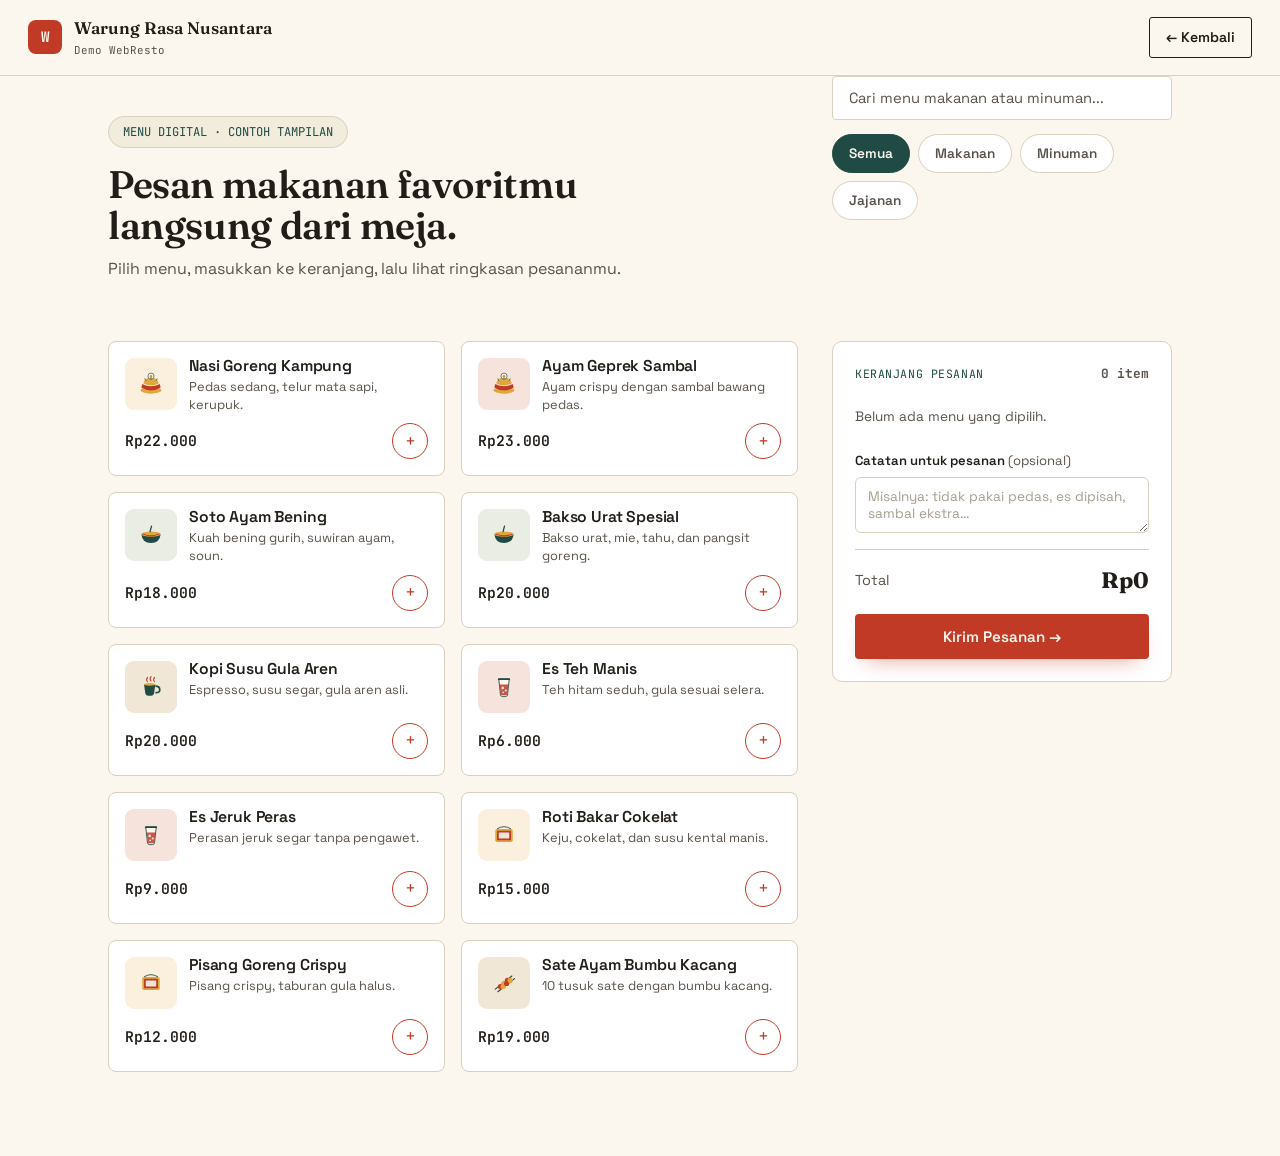
<file: demo-menu-webresto.html>
<!DOCTYPE html>
<html lang="id">
<head>
<meta charset="UTF-8">
<meta name="viewport" content="width=device-width, initial-scale=1.0">
<title>Demo Menu — WebResto</title>
<link rel="preconnect" href="https://fonts.googleapis.com">
<link rel="preconnect" href="https://fonts.gstatic.com" crossorigin>
<link href="https://fonts.googleapis.com/css2?family=Fraunces:opsz,wght@9..144,400;9..144,600;9..144,700&family=Space+Grotesk:wght@400;500;600;700&family=JetBrains+Mono:wght@400;500&display=swap" rel="stylesheet">
<style>
:root{
  --paper:#FBF7EF;
  --paper-dim:#F2ECDD;
  --ink:#211D18;
  --ink-soft:#59524A;
  --chili:#C13A26;
  --chili-dark:#9C2E1D;
  --turmeric:#E2A73B;
  --teal:#1F4B44;
  --teal-light:#2E655C;
  --line:#D9D0BE;
}
*{box-sizing:border-box; margin:0; padding:0;}
html,body{ overflow-x:hidden; width:100%; }
body{
  background:var(--paper);
  color:var(--ink);
  font-family:'Space Grotesk', sans-serif;
  -webkit-font-smoothing:antialiased;
  line-height:1.5;
  padding-bottom:24px;
}
h1,h2,h3{ font-family:'Fraunces', serif; font-weight:600; letter-spacing:-0.01em; line-height:1.08; }
.mono{ font-family:'JetBrains Mono', monospace; }
button{ font-family:inherit; cursor:pointer; }
input,textarea{ font-family:inherit; }

/* ===== header ===== */
header.top{
  display:flex; align-items:center; justify-content:space-between;
  padding:16px 28px; background:rgba(251,247,239,0.92); backdrop-filter:blur(6px);
  border-bottom:1px solid var(--line); position:sticky; top:0; z-index:30;
}
.brand{ display:flex; align-items:center; gap:12px; }
.brand .mark{
  width:34px; height:34px; background:var(--chili); border-radius:8px; flex-shrink:0;
  display:flex; align-items:center; justify-content:center; color:var(--paper);
  font-family:'JetBrains Mono',monospace; font-weight:700; font-size:0.9rem;
}
.brand strong{ display:block; font-family:'Fraunces',serif; font-size:1.05rem; font-weight:600; }
.brand small{ display:block; font-family:'JetBrains Mono',monospace; font-size:0.68rem; color:var(--ink-soft); margin-top:1px; }
.back{
  font-size:0.88rem; font-weight:600; color:var(--ink); border:1.5px solid var(--ink);
  padding:9px 16px; border-radius:3px; transition:background .2s ease, color .2s ease, transform .18s ease;
  white-space:nowrap; text-decoration:none;
}
.back:hover{ background:var(--ink); color:var(--paper); transform:translateY(-1px); }

/* ===== layout ===== */
.wrap{ max-width:1120px; margin:0 auto; padding:0 28px; }
.intro{ padding:40px 0 26px; max-width:60ch; }
.intro .eyebrow{
  display:inline-flex; align-items:center; gap:8px; font-family:'JetBrains Mono',monospace;
  font-size:0.76rem; color:var(--teal); background:var(--paper-dim); border:1px solid var(--line);
  border-radius:20px; padding:6px 14px; margin-bottom:16px;
}
.intro h1{ font-size:clamp(1.7rem,3.2vw,2.4rem); margin-bottom:10px; }
.intro p{ color:var(--ink-soft); font-size:1rem; }

.toolbar{ display:flex; gap:14px; flex-wrap:wrap; align-items:center; margin-bottom:26px; }
#search{
  flex:1 1 240px; padding:12px 16px; border:1.5px solid var(--line); border-radius:4px;
  background:#fff; font-size:0.92rem; color:var(--ink); outline:none; transition:border-color .2s ease;
}
#search:focus{ border-color:var(--teal); }
#search::placeholder{ color:var(--ink-soft); }
.categories{ display:flex; gap:8px; flex-wrap:wrap; }
.categories button{
  padding:10px 16px; border-radius:20px; border:1.5px solid var(--line); background:#fff;
  font-size:0.85rem; font-weight:600; color:var(--ink-soft); transition:all .18s ease; white-space:nowrap;
}
.categories button:hover{ border-color:var(--teal); color:var(--ink); }
.categories button.active{ background:var(--teal); border-color:var(--teal); color:var(--paper); }

main.wrap{ display:grid; grid-template-columns:1fr 340px; gap:34px; align-items:start; padding-bottom:60px; }
@media(max-width:900px){ main.wrap{ grid-template-columns:1fr; } .intro,.toolbar{ grid-column:1; } }

/* ===== menu grid ===== */
.menu-grid{ display:grid; grid-template-columns:repeat(2,1fr); gap:16px; grid-column:1; }
@media(max-width:640px){ .menu-grid{ grid-template-columns:1fr; } }
.menu-card{
  background:#fff; border:1.5px solid var(--line); border-radius:8px; padding:16px;
  display:flex; flex-direction:column; gap:10px; transition:transform .18s ease, box-shadow .18s ease, border-color .18s ease;
}
.menu-card:hover{ transform:translateY(-3px); box-shadow:0 18px 32px -24px rgba(33,29,24,0.35); border-color:var(--teal); }
.menu-card .mc-top{ display:flex; align-items:flex-start; gap:12px; }
.menu-card .mc-thumb{
  width:52px; height:52px; border-radius:9px; flex-shrink:0; display:flex; align-items:center; justify-content:center;
}
.menu-card .mc-thumb svg{ width:28px; height:28px; }
.menu-card .mc-body{ flex:1; min-width:0; }
.menu-card h3{ font-family:'Space Grotesk',sans-serif; font-weight:600; font-size:0.98rem; margin-bottom:3px; }
.menu-card p{ font-size:0.8rem; color:var(--ink-soft); line-height:1.4; }
.menu-card .mc-bottom{ display:flex; align-items:center; justify-content:space-between; margin-top:auto; }
.menu-card .mc-price{ font-family:'JetBrains Mono',monospace; font-weight:600; font-size:0.92rem; color:var(--ink); }

.add-btn{
  position:relative; width:36px; height:36px; border-radius:50%; border:1.5px solid var(--chili);
  color:var(--chili); background:#fff; font-size:1.1rem; line-height:1; display:flex; align-items:center; justify-content:center;
  overflow:hidden; transition:background .18s ease, transform .12s ease, border-color .18s ease, box-shadow .18s ease;
}
.add-btn:hover{ background:var(--chili); color:var(--paper); box-shadow:0 8px 18px -10px rgba(193,58,38,0.6); }
.add-btn svg{ width:16px; height:16px; }
.add-btn .plus-icon{ display:block; }
.add-btn .check-icon{ display:none; }
/* click / add feedback animation */
.add-btn.bump{ animation:btnBump .38s ease; }
.add-btn.added{ background:var(--teal); border-color:var(--teal); color:var(--paper); }
.add-btn.added .plus-icon{ display:none; }
.add-btn.added .check-icon{ display:block; }
@keyframes btnBump{
  0%{ transform:scale(1); }
  35%{ transform:scale(0.78); }
  65%{ transform:scale(1.18); }
  100%{ transform:scale(1); }
}
.add-btn::after{
  content:""; position:absolute; inset:0; border-radius:50%; background:var(--chili);
  opacity:0; transform:scale(0.4); pointer-events:none;
}
.add-btn.bump::after{ animation:btnRipple .5s ease-out; }
@keyframes btnRipple{
  0%{ opacity:0.35; transform:scale(0.4); }
  100%{ opacity:0; transform:scale(2.1); }
}
@media(prefers-reduced-motion: reduce){
  .add-btn.bump, .add-btn.bump::after{ animation:none; }
}
.menu-empty{ grid-column:1 / -1; color:var(--ink-soft); font-size:0.9rem; padding:20px 0; }

/* ===== cart aside ===== */
.cart{
  background:#fff; border:1.5px solid var(--line); border-radius:10px; padding:22px;
  position:sticky; top:88px; display:flex; flex-direction:column; gap:16px;
}
.cart > div:first-child{ display:flex; align-items:center; justify-content:space-between; }
.cart-label{ font-family:'JetBrains Mono',monospace; font-size:0.72rem; color:var(--teal); letter-spacing:0.05em; }
.cart #count{ font-family:'JetBrains Mono',monospace; font-size:0.8rem; color:var(--ink-soft); }
.cart-items{ display:flex; flex-direction:column; gap:12px; max-height:320px; overflow-y:auto; }
.cart-items > p{ color:var(--ink-soft); font-size:0.85rem; padding:8px 0; }
.cart-row{ display:flex; align-items:center; gap:10px; padding-bottom:12px; border-bottom:1px dashed var(--line); }
.cart-row:last-child{ border-bottom:none; padding-bottom:0; }
.cart-row .cr-info{ flex:1; min-width:0; }
.cart-row .cr-info b{ display:block; font-size:0.86rem; font-weight:600; overflow:hidden; text-overflow:ellipsis; white-space:nowrap; }
.cart-row .cr-info small{ display:block; font-family:'JetBrains Mono',monospace; font-size:0.72rem; color:var(--ink-soft); margin-top:2px; }
.qty{ display:flex; align-items:center; gap:8px; flex-shrink:0; }
.qty button{
  width:22px; height:22px; border-radius:50%; border:1.5px solid var(--line); background:#fff;
  font-size:0.85rem; display:flex; align-items:center; justify-content:center; color:var(--ink); transition:border-color .15s ease, background .15s ease;
}
.qty button:hover{ border-color:var(--chili); color:var(--chili); }
.qty span{ font-family:'JetBrains Mono',monospace; font-size:0.82rem; min-width:14px; text-align:center; }
.cart-row .cr-price{ font-family:'JetBrains Mono',monospace; font-size:0.8rem; font-weight:600; flex-shrink:0; }

.notes-field{ display:flex; flex-direction:column; gap:6px; }
.notes-field label{ font-size:0.82rem; font-weight:600; color:var(--ink); }
.notes-field label span{ font-weight:400; color:var(--ink-soft); }
.notes-field textarea{
  width:100%; border:1.5px solid var(--line); border-radius:6px; padding:10px 12px;
  font-size:0.85rem; color:var(--ink); resize:vertical; min-height:56px; outline:none; transition:border-color .18s ease;
}
.notes-field textarea:focus{ border-color:var(--teal); }
.notes-field textarea::placeholder{ color:#A69E8F; }

.total{ display:flex; justify-content:space-between; align-items:center; padding-top:14px; border-top:1.5px solid var(--line); }
.total span{ font-size:0.9rem; color:var(--ink-soft); }
.total strong{ font-family:'Fraunces',serif; font-size:1.4rem; }

.order{
  width:100%; padding:13px; border-radius:4px; border:none; background:var(--chili); color:var(--paper);
  font-weight:600; font-size:0.95rem; transition:background .2s ease, transform .18s ease, box-shadow .2s ease;
  box-shadow:0 10px 22px -12px rgba(193,58,38,0.6);
}
.order:hover{ background:var(--chili-dark); transform:translateY(-2px); }

/* ===== toast ===== */
.toast{
  position:fixed; left:50%; bottom:24px; transform:translate(-50%,16px); background:var(--ink); color:var(--paper);
  padding:12px 22px; border-radius:30px; font-size:0.85rem; font-weight:500; opacity:0; pointer-events:none;
  transition:opacity .25s ease, transform .25s ease; z-index:50; white-space:nowrap; box-shadow:0 16px 30px -14px rgba(0,0,0,0.4);
}
.toast.show{ opacity:1; transform:translate(-50%,0); }

@media(max-width:600px){
  header.top{ padding:14px 18px; }
  .wrap{ padding:0 16px; }
  .intro{ padding:28px 0 20px; }
  .cart{ position:static; }
}

/* ===== payment modal ===== */
.modal-overlay{
  position:fixed; inset:0; background:rgba(33,29,24,0.55); backdrop-filter:blur(2px);
  display:flex; align-items:center; justify-content:center; padding:20px; z-index:100;
  opacity:0; pointer-events:none; transition:opacity .25s ease;
}
.modal-overlay.show{ opacity:1; pointer-events:auto; }
.modal-card{
  background:var(--paper); border-radius:14px; padding:28px 26px 24px; width:100%; max-width:400px;
  max-height:90vh; overflow-y:auto; position:relative; box-shadow:0 40px 80px -20px rgba(0,0,0,0.45);
  transform:translateY(12px) scale(0.98); transition:transform .25s ease;
}
.modal-overlay.show .modal-card{ transform:translateY(0) scale(1); }
.modal-close{
  position:absolute; top:16px; right:16px; width:30px; height:30px; border-radius:50%; border:1.5px solid var(--line);
  background:#fff; color:var(--ink-soft); font-size:0.85rem; display:flex; align-items:center; justify-content:center;
  transition:border-color .18s ease, color .18s ease;
}
.modal-close:hover{ border-color:var(--chili); color:var(--chili); }

.modal-eyebrow{ font-family:'JetBrains Mono',monospace; font-size:0.7rem; color:var(--chili); letter-spacing:0.06em; }
#modalPay h2{ font-size:1.35rem; margin:6px 0 16px; padding-right:20px; }

.pay-summary{
  display:flex; justify-content:space-between; align-items:center; background:var(--paper-dim);
  border-radius:8px; padding:12px 16px; margin-bottom:18px;
}
.pay-summary span{ font-size:0.82rem; color:var(--ink-soft); }
.pay-summary strong{ font-family:'Fraunces',serif; font-size:1.25rem; }

.pay-tabs{ display:flex; gap:6px; margin-bottom:18px; background:var(--paper-dim); border-radius:8px; padding:4px; }
.pay-tab{
  flex:1; padding:9px 6px; border-radius:6px; border:none; background:none; font-size:0.78rem; font-weight:600;
  color:var(--ink-soft); transition:background .18s ease, color .18s ease;
}
.pay-tab.active{ background:#fff; color:var(--ink); box-shadow:0 4px 10px -6px rgba(33,29,24,0.3); }

.pay-panel.hidden{ display:none; }
.qris-box{ width:168px; height:168px; margin:4px auto 14px; background:var(--ink); padding:10px; border-radius:10px; }
.qris-box svg{ width:100%; height:100%; }
.pay-hint{ text-align:center; font-size:0.82rem; color:var(--ink-soft); margin-bottom:16px; line-height:1.4; }

.field{ margin-bottom:12px; display:flex; flex-direction:column; gap:5px; }
.field label{ font-size:0.78rem; font-weight:600; color:var(--ink); }
.field input{
  border:1.5px solid var(--line); border-radius:6px; padding:10px 12px; font-size:0.88rem; color:var(--ink);
  outline:none; transition:border-color .18s ease;
}
.field input:focus{ border-color:var(--teal); }
.field-row{ display:flex; gap:12px; }
.field-row .field{ flex:1; }

.bank-box{
  background:var(--paper-dim); border-radius:10px; padding:18px; text-align:center; margin-bottom:14px;
  display:flex; flex-direction:column; gap:6px;
}
.bank-name{ font-weight:600; font-size:0.92rem; }
.bank-num{ display:flex; align-items:center; justify-content:center; gap:10px; }
.bank-num span{ font-family:'JetBrains Mono',monospace; font-size:1.05rem; font-weight:600; letter-spacing:0.02em; }
.bank-num button{
  border:1.5px solid var(--teal); color:var(--teal); background:#fff; font-size:0.72rem; font-weight:600;
  padding:5px 10px; border-radius:5px; transition:background .18s ease, color .18s ease;
}
.bank-num button:hover, .bank-num button.copied{ background:var(--teal); color:var(--paper); }
.bank-holder{ font-size:0.78rem; color:var(--ink-soft); }

.btn-pay-confirm{
  width:100%; padding:13px; border-radius:4px; border:none; background:var(--chili); color:var(--paper);
  font-weight:600; font-size:0.92rem; transition:background .2s ease, transform .18s ease; margin-bottom:14px;
}
.btn-pay-confirm:hover{ background:var(--chili-dark); transform:translateY(-2px); }
.btn-pay-confirm.loading{ opacity:0.7; pointer-events:none; }

.pay-note{ text-align:center; font-size:0.72rem; color:var(--ink-soft); line-height:1.4; }

#modalSuccess{ text-align:center; padding:10px 4px 4px; }
#modalSuccess.hidden{ display:none; }
.success-check{
  width:64px; height:64px; border-radius:50%; background:var(--teal); margin:6px auto 18px;
  display:flex; align-items:center; justify-content:center; animation:successPop .4s ease;
}
.success-check svg{ width:30px; height:30px; }
@keyframes successPop{
  0%{ transform:scale(0.5); opacity:0; }
  70%{ transform:scale(1.1); opacity:1; }
  100%{ transform:scale(1); }
}
#modalSuccess h2{ font-size:1.3rem; margin-bottom:8px; }
#modalSuccess > p{ font-size:0.88rem; color:var(--ink-soft); margin-bottom:20px; line-height:1.4; }
.success-summary{
  background:var(--paper-dim); border-radius:10px; padding:14px 18px; margin-bottom:20px; text-align:left;
  display:flex; flex-direction:column; gap:10px;
}
.success-summary > div{ display:flex; justify-content:space-between; font-size:0.85rem; }
.success-summary span{ color:var(--ink-soft); }
@media(prefers-reduced-motion: reduce){
  .modal-overlay, .modal-card, .success-check{ transition:none; animation:none; }
}

</style>
</head>
<body>

<svg style="display:none" aria-hidden="true">
  <defs>
    <symbol id="icon-rice" viewBox="0 0 64 64">
      <ellipse cx="32" cy="46" rx="24" ry="8" fill="#E2A73B"/>
      <path d="M10 40 Q32 54 54 40 L52 32 Q32 42 12 32 Z" fill="#C13A26"/>
      <path d="M14 30 Q32 40 50 30 Q46 18 32 16 Q18 18 14 30 Z" fill="#E2A73B"/>
      <circle cx="32" cy="14" r="7" fill="#FBF7EF" stroke="#1F4B44" stroke-width="1.5"/>
      <circle cx="32" cy="14" r="3" fill="#E2A73B"/>
      <path d="M20 24 L18 20 M32 21 L32 16 M44 24 L46 20" stroke="#1F4B44" stroke-width="1.6" stroke-linecap="round" fill="none"/>
    </symbol>
    <symbol id="icon-coffee" viewBox="0 0 64 64">
      <path d="M16 26 H42 L39 46 Q38 52 32 52 H26 Q20 52 19 46 Z" fill="#1F4B44"/>
      <path d="M42 30 Q52 30 52 38 Q52 46 42 45" fill="none" stroke="#1F4B44" stroke-width="4"/>
      <ellipse cx="29" cy="26" rx="13" ry="3" fill="#E2A73B"/>
      <path d="M24 10 Q20 16 24 20 M32 8 Q28 14 32 18 M40 10 Q36 16 40 20" stroke="#C13A26" stroke-width="2.4" fill="none" stroke-linecap="round"/>
    </symbol>
    <symbol id="icon-tea" viewBox="0 0 64 64">
      <path d="M20 14 H44 L40 50 Q39.5 54 35 54 H29 Q24.5 54 24 50 Z" fill="#FBF7EF" stroke="#1F4B44" stroke-width="2"/>
      <path d="M22 26 H42 L39.5 48 Q39 51 35 51 H29 Q25 51 24.5 48 Z" fill="#C13A26" opacity="0.85"/>
      <circle cx="29" cy="34" r="3" fill="#FBF7EF" opacity="0.9"/>
      <circle cx="36" cy="40" r="2.4" fill="#FBF7EF" opacity="0.9"/>
      <circle cx="30" cy="44" r="2" fill="#FBF7EF" opacity="0.9"/>
      <rect x="18" y="12" width="28" height="4" rx="2" fill="#1F4B44"/>
    </symbol>
    <symbol id="icon-satay" viewBox="0 0 64 64">
      <line x1="12" y1="46" x2="50" y2="16" stroke="#1F4B44" stroke-width="2.5" stroke-linecap="round"/>
      <line x1="18" y1="52" x2="56" y2="22" stroke="#1F4B44" stroke-width="2.5" stroke-linecap="round"/>
      <circle cx="24" cy="40" r="6" fill="#C13A26"/>
      <circle cx="32" cy="33" r="6" fill="#E2A73B"/>
      <circle cx="40" cy="26" r="6" fill="#C13A26"/>
      <circle cx="30" cy="40" r="6" fill="#E2A73B"/>
      <circle cx="38" cy="33" r="6" fill="#C13A26"/>
      <circle cx="46" cy="26" r="6" fill="#E2A73B"/>
    </symbol>
    <symbol id="icon-bread" viewBox="0 0 64 64">
      <rect x="12" y="18" width="40" height="30" rx="4" fill="#E2A73B"/>
      <rect x="16" y="22" width="32" height="22" rx="2" fill="#C13A26"/>
      <rect x="20" y="26" width="24" height="14" rx="1.5" fill="#FBF7EF" opacity="0.9"/>
      <path d="M16 18 Q32 8 48 18" fill="none" stroke="#1F4B44" stroke-width="2"/>
    </symbol>
    <symbol id="icon-bowl" viewBox="0 0 64 64">
      <path d="M10 30 H54 Q52 50 32 50 Q12 50 10 30 Z" fill="#1F4B44"/>
      <ellipse cx="32" cy="30" rx="22" ry="6" fill="#E2A73B"/>
      <path d="M14 30 Q32 38 50 30" fill="none" stroke="#C13A26" stroke-width="2.5" stroke-linecap="round"/>
      <rect x="30" y="10" width="3" height="16" rx="1.5" fill="#1F4B44" transform="rotate(15 31.5 18)"/>
    </symbol>
    <symbol id="icon-check" viewBox="0 0 24 24">
      <path d="M4 12.5 L9.5 18 L20 6" fill="none" stroke="currentColor" stroke-width="2.6" stroke-linecap="round" stroke-linejoin="round"/>
    </symbol>
  </defs>
</svg>
<header class="top">
  <div class="brand"><span class="mark">W</span><div><strong>Warung Rasa Nusantara</strong><small>Demo WebResto</small></div></div>
  <a class="back" href="../index.html">← Kembali</a>
</header>

<main class="wrap">
  <section class="intro">
    <span class="eyebrow">MENU DIGITAL · CONTOH TAMPILAN</span>
    <h1>Pesan makanan favoritmu<br>langsung dari meja.</h1>
    <p>Pilih menu, masukkan ke keranjang, lalu lihat ringkasan pesananmu.</p>
  </section>

  <section class="toolbar">
    <input id="search" type="search" placeholder="Cari menu makanan atau minuman...">
    <div class="categories">
      <button class="active" data-cat="semua">Semua</button>
      <button data-cat="makanan">Makanan</button>
      <button data-cat="minuman">Minuman</button>
      <button data-cat="jajanan">Jajanan</button>
    </div>
  </section>

  <section id="menu" class="menu-grid"></section>

  <aside class="cart">
    <div><span class="cart-label">KERANJANG PESANAN</span><strong id="count">0 item</strong></div>
    <div id="cartItems" class="cart-items"><p>Belum ada menu yang dipilih.</p></div>
    <div class="notes-field">
      <label for="notes">Catatan untuk pesanan <span>(opsional)</span></label>
      <textarea id="notes" rows="2" placeholder="Misalnya: tidak pakai pedas, es dipisah, sambal ekstra..."></textarea>
    </div>
    <div class="total"><span>Total</span><strong id="total">Rp0</strong></div>
    <button id="order" class="order">Kirim Pesanan →</button>
  </aside>
</main>

<div class="toast" id="toast"></div>

<div class="modal-overlay" id="paymentModal">
  <div class="modal-card">
    <button class="modal-close" id="closeModal" aria-label="Tutup">✕</button>

    <div id="modalPay">
      <span class="modal-eyebrow">CHECKOUT</span>
      <h2>Pilih Metode Pembayaran</h2>
      <div class="pay-summary"><span>Total Pembayaran</span><strong id="paySummaryTotal">Rp0</strong></div>

      <div class="pay-tabs">
        <button class="pay-tab active" data-method="qris">QRIS</button>
        <button class="pay-tab" data-method="card">Kartu Kredit</button>
        <button class="pay-tab" data-method="transfer">Transfer Bank</button>
      </div>

      <div class="pay-panel" data-panel="qris">
        <div class="qris-box">
          <svg viewBox="0 0 100 100" xmlns="http://www.w3.org/2000/svg">
            <rect width="100" height="100" fill="#211D18"/>
            <g fill="#FBF7EF">
              <rect x="8" y="8" width="24" height="24"/><rect x="14" y="14" width="12" height="12" fill="#211D18"/>
              <rect x="68" y="8" width="24" height="24"/><rect x="74" y="14" width="12" height="12" fill="#211D18"/>
              <rect x="8" y="68" width="24" height="24"/><rect x="14" y="74" width="12" height="12" fill="#211D18"/>
              <rect x="40" y="8" width="6" height="6"/><rect x="52" y="8" width="6" height="6"/>
              <rect x="40" y="20" width="6" height="6"/><rect x="46" y="26" width="6" height="6"/>
              <rect x="58" y="20" width="6" height="6"/><rect x="8" y="40" width="6" height="6"/>
              <rect x="20" y="40" width="6" height="6"/><rect x="32" y="46" width="6" height="6"/>
              <rect x="44" y="40" width="6" height="6"/><rect x="56" y="46" width="6" height="6"/>
              <rect x="68" y="40" width="6" height="6"/><rect x="80" y="46" width="6" height="6"/>
              <rect x="40" y="58" width="6" height="6"/><rect x="52" y="64" width="6" height="6"/>
              <rect x="64" y="58" width="6" height="6"/><rect x="76" y="64" width="6" height="6"/>
              <rect x="40" y="76" width="6" height="6"/><rect x="52" y="82" width="6" height="6"/>
              <rect x="64" y="80" width="6" height="6"/><rect x="80" y="80" width="6" height="6"/>
            </g>
          </svg>
        </div>
        <p class="pay-hint">Scan kode QRIS ini dengan aplikasi e-wallet atau m-banking kamu.</p>
        <button class="btn-pay-confirm" data-method="qris">Saya Sudah Bayar</button>
      </div>

      <div class="pay-panel hidden" data-panel="card">
        <div class="field"><label>Nomor Kartu</label><input type="text" inputmode="numeric" maxlength="19" placeholder="4123 4567 8901 2345" id="ccNumber"></div>
        <div class="field-row">
          <div class="field"><label>Berlaku Hingga</label><input type="text" maxlength="5" placeholder="MM/YY" id="ccExpiry"></div>
          <div class="field"><label>CVV</label><input type="text" inputmode="numeric" maxlength="3" placeholder="123" id="ccCvv"></div>
        </div>
        <div class="field"><label>Nama Pemilik Kartu</label><input type="text" placeholder="Sesuai kartu" id="ccName"></div>
        <button class="btn-pay-confirm" data-method="card">Bayar Sekarang</button>
      </div>

      <div class="pay-panel hidden" data-panel="transfer">
        <div class="bank-box">
          <span class="bank-name">Bank BCA</span>
          <div class="bank-num"><span id="bankAccNo">8800 1234 5678</span><button id="copyAcc" type="button">Salin</button></div>
          <span class="bank-holder">a.n. WebResto Demo</span>
        </div>
        <p class="pay-hint">Transfer sesuai nominal total, lalu konfirmasi di bawah ini.</p>
        <button class="btn-pay-confirm" data-method="transfer">Saya Sudah Transfer</button>
      </div>

      <p class="pay-note">🔒 Ini adalah simulasi tampilan pembayaran untuk keperluan demo — tidak ada transaksi nyata yang terjadi.</p>
    </div>

    <div id="modalSuccess" class="hidden">
      <div class="success-check"><svg viewBox="0 0 24 24"><path d="M4 12.5 L9.5 18 L20 6" fill="none" stroke="#FBF7EF" stroke-width="2.6" stroke-linecap="round" stroke-linejoin="round"/></svg></div>
      <h2>Pembayaran Berhasil!</h2>
      <p>Pesananmu sudah diterima dan akan segera diproses dapur.</p>
      <div class="success-summary">
        <div><span>Metode</span><b id="successMethod">—</b></div>
        <div><span>Total Dibayar</span><b id="successTotal">Rp0</b></div>
      </div>
      <button id="finishOrder" class="order">Selesai</button>
    </div>
  </div>
</div>

<script>
const products = [
  { id:1, name:"Nasi Goreng Kampung", cat:"makanan", price:22000, icon:"icon-rice", bg:"#FBF0DE", desc:"Pedas sedang, telur mata sapi, kerupuk." },
  { id:2, name:"Ayam Geprek Sambal", cat:"makanan", price:23000, icon:"icon-rice", bg:"#F6E3DC", desc:"Ayam crispy dengan sambal bawang pedas." },
  { id:3, name:"Soto Ayam Bening", cat:"makanan", price:18000, icon:"icon-bowl", bg:"#E9EDE4", desc:"Kuah bening gurih, suwiran ayam, soun." },
  { id:4, name:"Bakso Urat Spesial", cat:"makanan", price:20000, icon:"icon-bowl", bg:"#E9EDE4", desc:"Bakso urat, mie, tahu, dan pangsit goreng." },
  { id:5, name:"Kopi Susu Gula Aren", cat:"minuman", price:20000, icon:"icon-coffee", bg:"#F1E7D6", desc:"Espresso, susu segar, gula aren asli." },
  { id:6, name:"Es Teh Manis", cat:"minuman", price:6000, icon:"icon-tea", bg:"#F6E3DC", desc:"Teh hitam seduh, gula sesuai selera." },
  { id:7, name:"Es Jeruk Peras", cat:"minuman", price:9000, icon:"icon-tea", bg:"#F6E3DC", desc:"Perasan jeruk segar tanpa pengawet." },
  { id:8, name:"Roti Bakar Cokelat", cat:"jajanan", price:15000, icon:"icon-bread", bg:"#FBF0DE", desc:"Keju, cokelat, dan susu kental manis." },
  { id:9, name:"Pisang Goreng Crispy", cat:"jajanan", price:12000, icon:"icon-bread", bg:"#FBF0DE", desc:"Pisang crispy, taburan gula halus." },
  { id:10, name:"Sate Ayam Bumbu Kacang", cat:"jajanan", price:19000, icon:"icon-satay", bg:"#F1E7D6", desc:"10 tusuk sate dengan bumbu kacang." },
];

let cart = {};
let activeCat = "semua";

const money = n => "Rp" + n.toLocaleString("id-ID");
const menuEl = document.getElementById("menu");
const searchEl = document.getElementById("search");

function renderMenu(){
  const q = searchEl.value.trim().toLowerCase();
  const list = products.filter(p =>
    (activeCat === "semua" || p.cat === activeCat) &&
    p.name.toLowerCase().includes(q)
  );

  menuEl.innerHTML = list.map(p => `
    <article class="menu-card">
      <div class="mc-top">
        <div class="mc-thumb" style="background:${p.bg};"><svg><use href="#${p.icon}"/></svg></div>
        <div class="mc-body">
          <h3>${p.name}</h3>
          <p>${p.desc}</p>
        </div>
      </div>
      <div class="mc-bottom">
        <span class="mc-price">${money(p.price)}</span>
        <button class="add-btn" data-id="${p.id}" aria-label="Tambah ${p.name} ke keranjang">
          <span class="plus-icon">+</span>
          <svg class="check-icon"><use href="#icon-check"/></svg>
        </button>
      </div>
    </article>
  `).join("") || `<p class="menu-empty">Menu tidak ditemukan. Coba kata kunci lain.</p>`;

  menuEl.querySelectorAll(".add-btn").forEach(btn => {
    btn.addEventListener("click", () => addToCart(btn, Number(btn.dataset.id)));
  });
}

function addToCart(btn, id){
  cart[id] = (cart[id] || 0) + 1;
  renderCart();

  // klik / feedback animasi tombol tambah
  btn.classList.remove("bump");
  void btn.offsetWidth; // reset animasi jika diklik cepat berkali-kali
  btn.classList.add("bump", "added");
  window.clearTimeout(btn._resetTimer);
  btn._resetTimer = window.setTimeout(() => {
    btn.classList.remove("bump", "added");
  }, 700);

  const p = products.find(x => x.id === id);
  toast(`${p.name} ditambahkan ke keranjang`);
}

function changeQty(id, delta){
  cart[id] = (cart[id] || 0) + delta;
  if (cart[id] <= 0) delete cart[id];
  renderCart();
}

function renderCart(){
  const ids = Object.keys(cart);
  const cartItemsEl = document.getElementById("cartItems");
  const countEl = document.getElementById("count");
  const totalEl = document.getElementById("total");

  if (!ids.length){
    cartItemsEl.innerHTML = `<p>Belum ada menu yang dipilih.</p>`;
  } else {
    cartItemsEl.innerHTML = ids.map(id => {
      const p = products.find(x => x.id == id);
      const qty = cart[id];
      return `
        <div class="cart-row">
          <div class="cr-info">
            <b>${p.name}</b>
            <small>${money(p.price)} / item</small>
          </div>
          <div class="qty">
            <button onclick="changeQty(${p.id},-1)" aria-label="Kurangi ${p.name}">−</button>
            <span>${qty}</span>
            <button onclick="changeQty(${p.id},1)" aria-label="Tambah ${p.name}">+</button>
          </div>
          <span class="cr-price">${money(p.price * qty)}</span>
        </div>
      `;
    }).join("");
  }

  const totalItems = ids.reduce((s, id) => s + cart[id], 0);
  const totalPrice = ids.reduce((s, id) => s + products.find(p => p.id == id).price * cart[id], 0);
  countEl.textContent = `${totalItems} item`;
  totalEl.textContent = money(totalPrice);
}

function toast(msg){
  const el = document.getElementById("toast");
  el.textContent = msg;
  el.classList.add("show");
  window.clearTimeout(toast._t);
  toast._t = window.setTimeout(() => el.classList.remove("show"), 2200);
}

document.querySelectorAll(".categories button").forEach(btn => {
  btn.addEventListener("click", () => {
    document.querySelectorAll(".categories button").forEach(b => b.classList.remove("active"));
    btn.classList.add("active");
    activeCat = btn.dataset.cat;
    renderMenu();
  });
});

searchEl.addEventListener("input", renderMenu);

document.getElementById("order").addEventListener("click", () => {
  if (!Object.keys(cart).length){
    toast("Pilih menu terlebih dahulu");
    return;
  }
  openPaymentModal();
});

renderMenu();
renderCart();

/* ===== payment modal ===== */
const paymentModal = document.getElementById("paymentModal");
const modalPay = document.getElementById("modalPay");
const modalSuccess = document.getElementById("modalSuccess");
const methodNames = { qris:"QRIS", card:"Kartu Kredit", transfer:"Transfer Bank" };

function currentTotal(){
  return Object.keys(cart).reduce((s, id) => s + products.find(p => p.id == id).price * cart[id], 0);
}

function openPaymentModal(){
  document.getElementById("paySummaryTotal").textContent = money(currentTotal());
  modalPay.classList.remove("hidden");
  modalSuccess.classList.add("hidden");
  document.body.style.overflow = "hidden";
  paymentModal.classList.add("show");
}

function closePaymentModal(){
  paymentModal.classList.remove("show");
  document.body.style.overflow = "";
}

document.getElementById("closeModal").addEventListener("click", closePaymentModal);
paymentModal.addEventListener("click", e => {
  if (e.target === paymentModal) closePaymentModal();
});

document.querySelectorAll(".pay-tab").forEach(tab => {
  tab.addEventListener("click", () => {
    document.querySelectorAll(".pay-tab").forEach(t => t.classList.remove("active"));
    tab.classList.add("active");
    const method = tab.dataset.method;
    document.querySelectorAll(".pay-panel").forEach(p => {
      p.classList.toggle("hidden", p.dataset.panel !== method);
    });
  });
});

document.getElementById("copyAcc")?.addEventListener("click", function(){
  const num = document.getElementById("bankAccNo").textContent.replace(/\s/g, "");
  navigator.clipboard?.writeText(num).catch(() => {});
  this.textContent = "Tersalin ✓";
  this.classList.add("copied");
  setTimeout(() => { this.textContent = "Salin"; this.classList.remove("copied"); }, 1600);
});

document.querySelectorAll(".btn-pay-confirm").forEach(btn => {
  btn.addEventListener("click", () => {
    const method = btn.dataset.method;
    btn.classList.add("loading");
    const originalText = btn.textContent;
    btn.textContent = "Memproses...";
    window.setTimeout(() => {
      btn.classList.remove("loading");
      btn.textContent = originalText;
      showPaymentSuccess(method);
    }, 900);
  });
});

function showPaymentSuccess(method){
  document.getElementById("successMethod").textContent = methodNames[method] || method;
  document.getElementById("successTotal").textContent = money(currentTotal());
  modalPay.classList.add("hidden");
  modalSuccess.classList.remove("hidden");
}

document.getElementById("finishOrder").addEventListener("click", () => {
  closePaymentModal();
  cart = {};
  document.getElementById("notes").value = "";
  renderCart();
  toast("Pesanan berhasil dikirim ✓");
});

</script>
</body>
</html>
</file>
